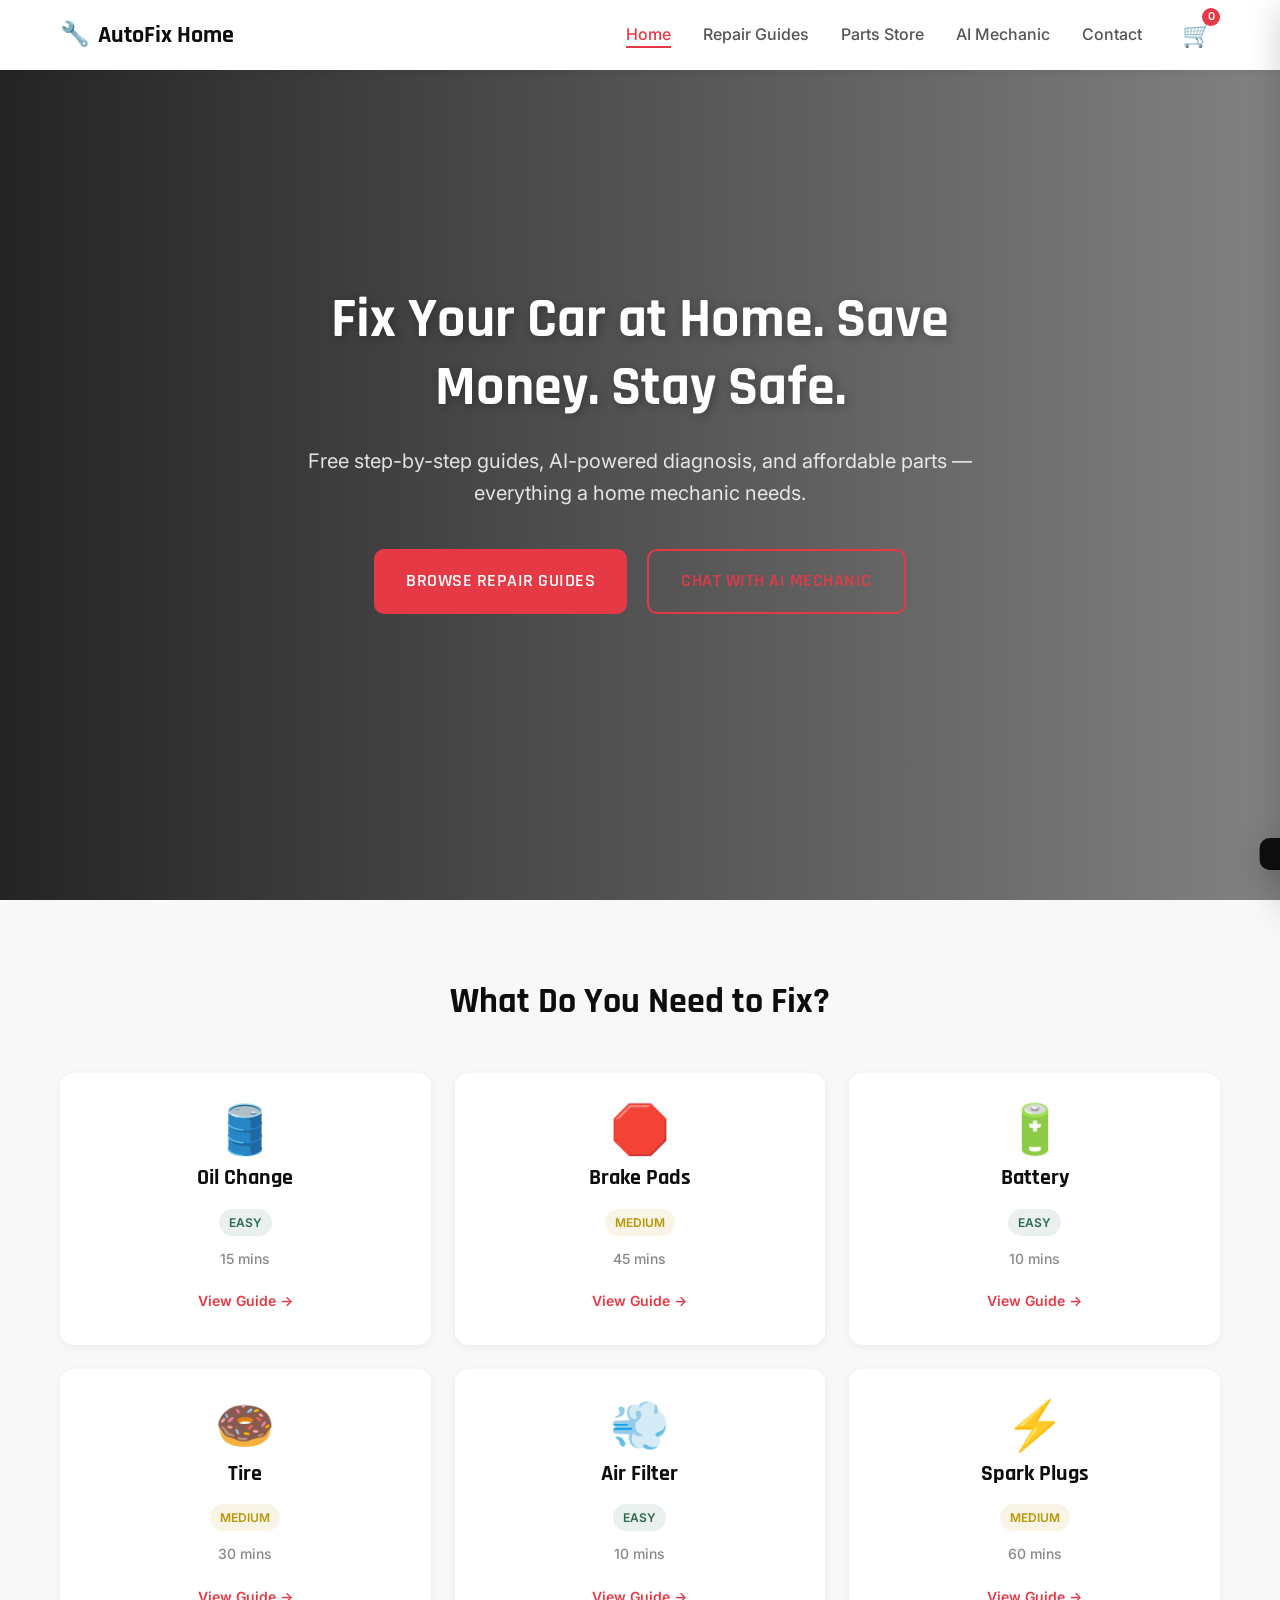
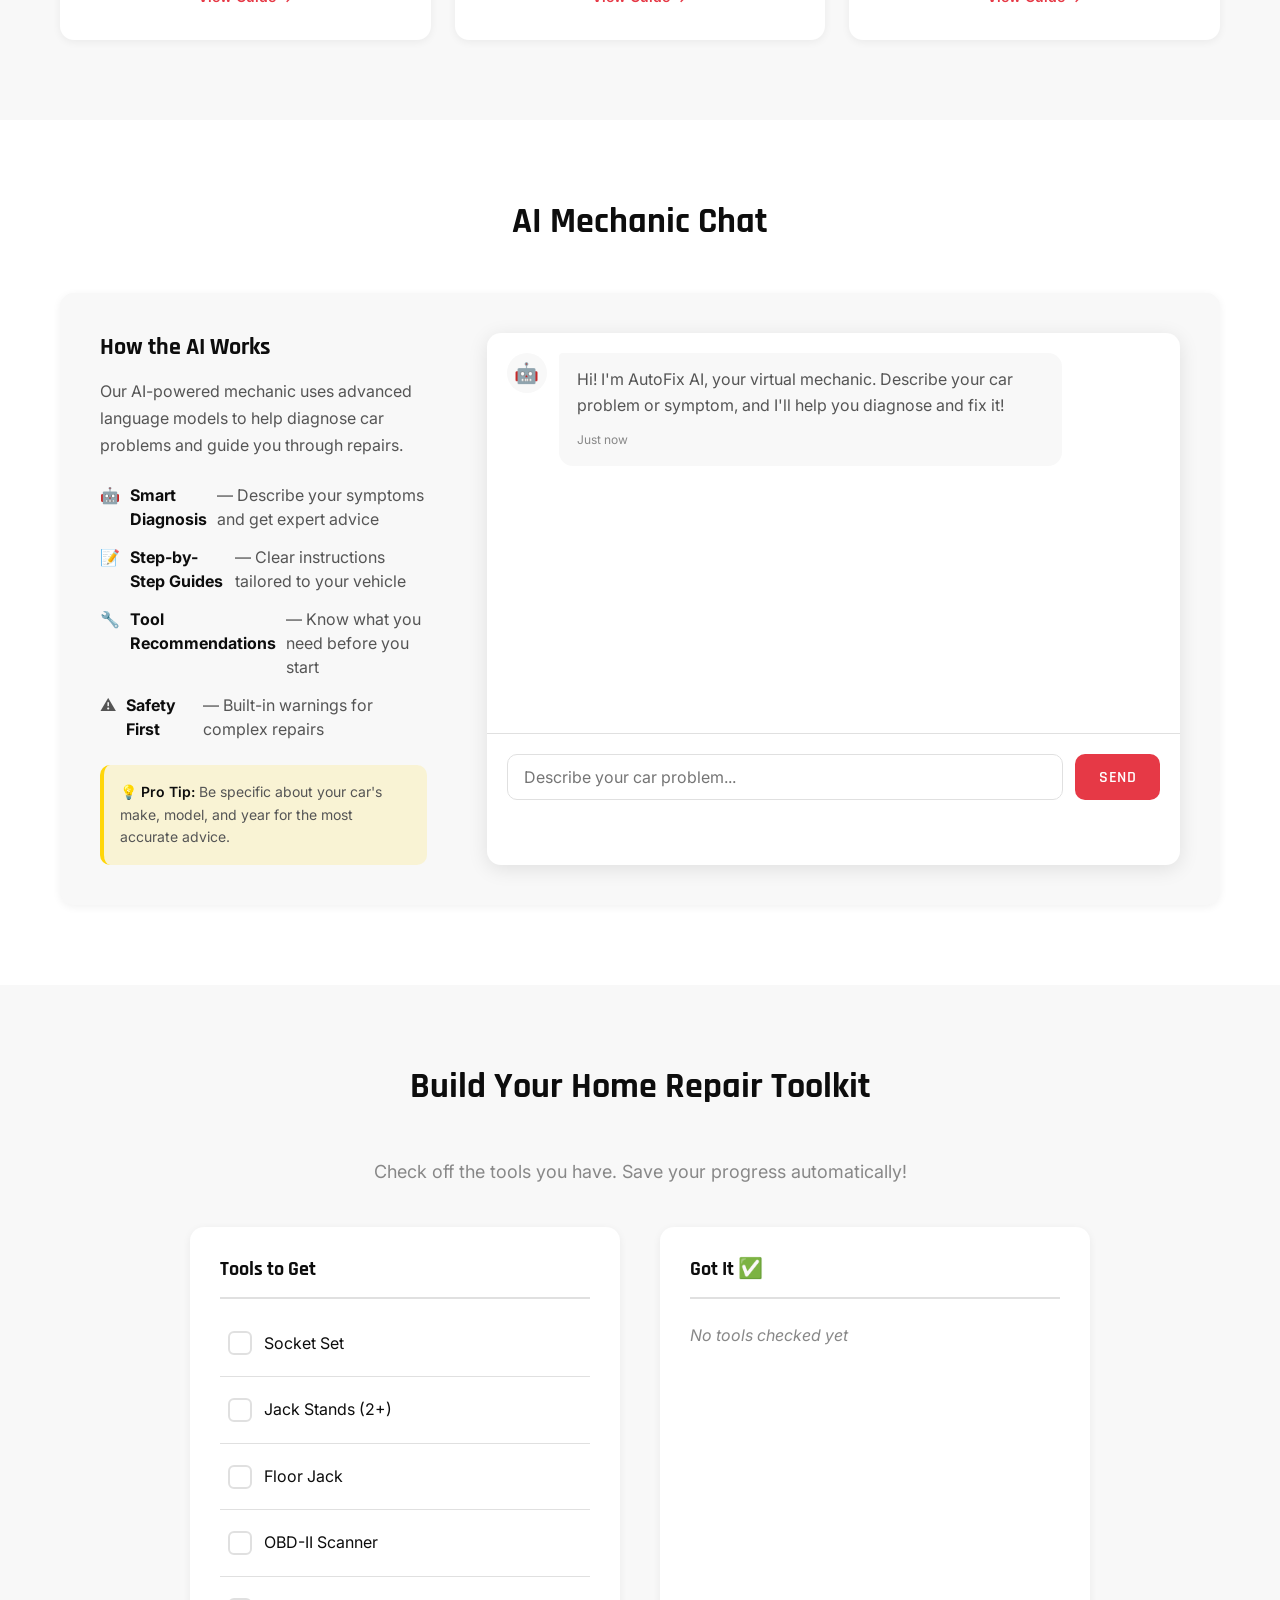
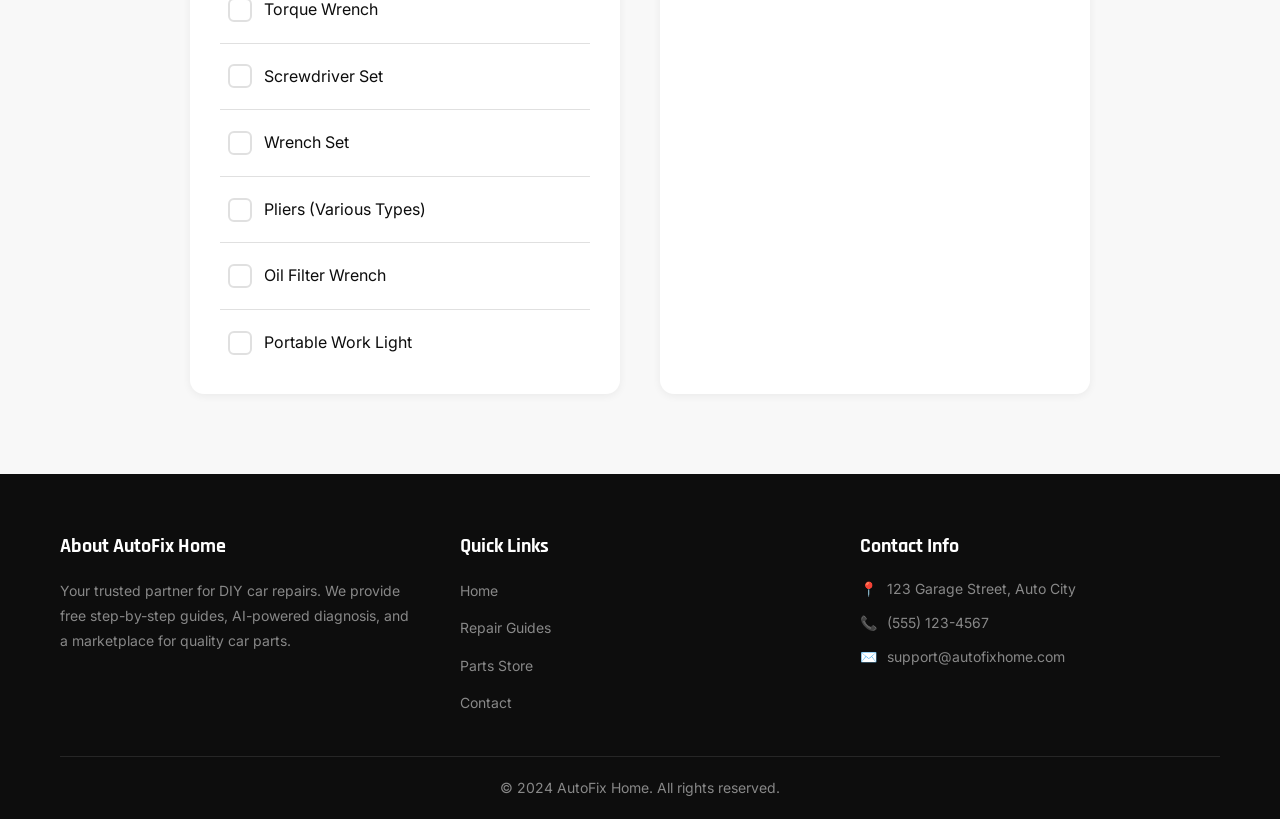
<file: index.html>
<!DOCTYPE html>
<html lang="en">
<head>
  <meta charset="UTF-8">
  <meta name="viewport" content="width=device-width, initial-scale=1.0">
  <title>AutoFix Home - DIY Car Repair Guides & AI Mechanic</title>
  <link rel="preconnect" href="https://fonts.googleapis.com">
  <link rel="preconnect" href="https://fonts.gstatic.com" crossorigin>
  <link href="https://fonts.googleapis.com/css2?family=Inter:wght@300;400;500;600;700&family=Rajdhani:wght@400;500;600;700&display=swap" rel="stylesheet">
  <link rel="stylesheet" href="global.css">
  <link rel="stylesheet" href="index.css">
</head>
<body>
  <!-- Navbar -->
  <nav class="navbar">
    <div class="container navbar__container">
      <a href="index.html" class="navbar__logo">
        <span>🔧</span> AutoFix Home
      </a>
      <div class="navbar__hamburger" id="hamburger">
        <span></span>
        <span></span>
        <span></span>
      </div>
      <ul class="navbar__nav" id="nav-menu">
        <li><a href="index.html" class="navbar__link navbar__link--active">Home</a></li>
        <li><a href="repairs.html" class="navbar__link">Repair Guides</a></li>
        <li><a href="parts.html" class="navbar__link">Parts Store</a></li>
        <li><a href="#ai-chat" class="navbar__link">AI Mechanic</a></li>
        <li><a href="contact.html" class="navbar__link">Contact</a></li>
        <li class="navbar__cart" id="cart-icon">
          <span class="navbar__cart-icon">🛒</span>
          <span class="navbar__cart-badge" id="cart-badge">0</span>
        </li>
      </ul>
    </div>
  </nav>

  <!-- Hero Section -->
  <section class="hero">
    <div class="hero__overlay"></div>
    <div class="hero__content container">
      <h1 class="hero__title">Fix Your Car at Home. Save Money. Stay Safe.</h1>
      <p class="hero__subtitle">Free step-by-step guides, AI-powered diagnosis, and affordable parts — everything a home mechanic needs.</p>
      <div class="hero__buttons">
        <a href="repairs.html" class="btn btn--primary">Browse Repair Guides</a>
        <a href="#ai-chat" class="btn btn--outline">Chat with AI Mechanic</a>
      </div>
    </div>
  </section>

  <!-- Repair Category Cards -->
  <section class="section categories fade-in">
    <div class="container">
      <h2 class="section__title">What Do You Need to Fix?</h2>
      <div class="categories__grid">
        <a href="repairs.html?category=oil" class="category-card" data-category="oil">
          <div class="category-card__icon">🛢️</div>
          <h3 class="category-card__title">Oil Change</h3>
          <span class="badge badge--easy">Easy</span>
          <span class="category-card__time">15 mins</span>
          <span class="category-card__link">View Guide →</span>
        </a>
        <a href="repairs.html?category=brakes" class="category-card" data-category="brakes">
          <div class="category-card__icon">🛑</div>
          <h3 class="category-card__title">Brake Pads</h3>
          <span class="badge badge--medium">Medium</span>
          <span class="category-card__time">45 mins</span>
          <span class="category-card__link">View Guide →</span>
        </a>
        <a href="repairs.html?category=battery" class="category-card" data-category="battery">
          <div class="category-card__icon">🔋</div>
          <h3 class="category-card__title">Battery</h3>
          <span class="badge badge--easy">Easy</span>
          <span class="category-card__time">10 mins</span>
          <span class="category-card__link">View Guide →</span>
        </a>
        <a href="repairs.html?category=tires" class="category-card" data-category="tires">
          <div class="category-card__icon">🍩</div>
          <h3 class="category-card__title">Tire</h3>
          <span class="badge badge--medium">Medium</span>
          <span class="category-card__time">30 mins</span>
          <span class="category-card__link">View Guide →</span>
        </a>
        <a href="repairs.html?category=air-filter" class="category-card" data-category="air-filter">
          <div class="category-card__icon">💨</div>
          <h3 class="category-card__title">Air Filter</h3>
          <span class="badge badge--easy">Easy</span>
          <span class="category-card__time">10 mins</span>
          <span class="category-card__link">View Guide →</span>
        </a>
        <a href="repairs.html?category=spark-plugs" class="category-card" data-category="spark-plugs">
          <div class="category-card__icon">⚡</div>
          <h3 class="category-card__title">Spark Plugs</h3>
          <span class="badge badge--medium">Medium</span>
          <span class="category-card__time">60 mins</span>
          <span class="category-card__link">View Guide →</span>
        </a>
      </div>
    </div>
  </section>

  <!-- AI Mechanic Chat Section -->
  <section class="section ai-chat-section" id="ai-chat">
    <div class="container">
      <h2 class="section__title">AI Mechanic Chat</h2>
      <div class="ai-chat">
        <div class="ai-chat__info">
          <h3>How the AI Works</h3>
          <p>Our AI-powered mechanic uses advanced language models to help diagnose car problems and guide you through repairs.</p>
          <ul class="ai-chat__features">
            <li>🤖 <strong>Smart Diagnosis</strong> — Describe your symptoms and get expert advice</li>
            <li>📝 <strong>Step-by-Step Guides</strong> — Clear instructions tailored to your vehicle</li>
            <li>🔧 <strong>Tool Recommendations</strong> — Know what you need before you start</li>
            <li>⚠️ <strong>Safety First</strong> — Built-in warnings for complex repairs</li>
          </ul>
          <div class="ai-chat__tip">
            <span>💡 Pro Tip:</span> Be specific about your car's make, model, and year for the most accurate advice.
          </div>
        </div>
        <div class="ai-chat__box">
          <div class="ai-chat__messages" id="chat-messages">
            <div class="chat-message chat-message--ai">
              <div class="chat-message__avatar">🤖</div>
              <div class="chat-message__content">
                <p>Hi! I'm AutoFix AI, your virtual mechanic. Describe your car problem or symptom, and I'll help you diagnose and fix it!</p>
                <span class="chat-message__time">Just now</span>
              </div>
            </div>
          </div>
          <div class="ai-chat__input-area">
            <input type="text" class="form-input" id="chat-input" placeholder="Describe your car problem...">
            <button class="btn btn--primary" id="chat-send">Send</button>
          </div>
          <div class="ai-chat__thinking" id="chat-thinking">
            <span>🔧 AutoFix AI is thinking...</span>
          </div>
        </div>
      </div>
    </div>
  </section>

  <!-- Tool Checklist Widget -->
  <section class="section tools-section fade-in">
    <div class="container">
      <h2 class="section__title">Build Your Home Repair Toolkit</h2>
      <p class="tools-section__desc">Check off the tools you have. Save your progress automatically!</p>
      <div class="tools-checklist">
        <div class="tools-checklist__column">
          <h3 class="tools-checklist__title">Tools to Get</h3>
          <ul class="tools-list" id="tools-list">
            <li class="tool-item">
              <label class="tool-checkbox">
                <input type="checkbox" data-tool="socket-set">
                <span class="tool-checkbox__mark"></span>
                <span class="tool-checkbox__text">Socket Set</span>
              </label>
            </li>
            <li class="tool-item">
              <label class="tool-checkbox">
                <input type="checkbox" data-tool="jack-stands">
                <span class="tool-checkbox__mark"></span>
                <span class="tool-checkbox__text">Jack Stands (2+)</span>
              </label>
            </li>
            <li class="tool-item">
              <label class="tool-checkbox">
                <input type="checkbox" data-tool="floor-jack">
                <span class="tool-checkbox__mark"></span>
                <span class="tool-checkbox__text">Floor Jack</span>
              </label>
            </li>
            <li class="tool-item">
              <label class="tool-checkbox">
                <input type="checkbox" data-tool="obd-scanner">
                <span class="tool-checkbox__mark"></span>
                <span class="tool-checkbox__text">OBD-II Scanner</span>
              </label>
            </li>
            <li class="tool-item">
              <label class="tool-checkbox">
                <input type="checkbox" data-tool="torque-wrench">
                <span class="tool-checkbox__mark"></span>
                <span class="tool-checkbox__text">Torque Wrench</span>
              </label>
            </li>
            <li class="tool-item">
              <label class="tool-checkbox">
                <input type="checkbox" data-tool="screwdriver-set">
                <span class="tool-checkbox__mark"></span>
                <span class="tool-checkbox__text">Screwdriver Set</span>
              </label>
            </li>
            <li class="tool-item">
              <label class="tool-checkbox">
                <input type="checkbox" data-tool="wrench-set">
                <span class="tool-checkbox__mark"></span>
                <span class="tool-checkbox__text">Wrench Set</span>
              </label>
            </li>
            <li class="tool-item">
              <label class="tool-checkbox">
                <input type="checkbox" data-tool="pliers">
                <span class="tool-checkbox__mark"></span>
                <span class="tool-checkbox__text">Pliers (Various Types)</span>
              </label>
            </li>
            <li class="tool-item">
              <label class="tool-checkbox">
                <input type="checkbox" data-tool="oil-filter-wrench">
                <span class="tool-checkbox__mark"></span>
                <span class="tool-checkbox__text">Oil Filter Wrench</span>
              </label>
            </li>
            <li class="tool-item">
              <label class="tool-checkbox">
                <input type="checkbox" data-tool="work-light">
                <span class="tool-checkbox__mark"></span>
                <span class="tool-checkbox__text">Portable Work Light</span>
              </label>
            </li>
          </ul>
        </div>
        <div class="tools-checklist__column">
          <h3 class="tools-checklist__title">Got It ✅</h3>
          <ul class="tools-list tools-list--checked" id="tools-got">
            <!-- Checked tools will appear here -->
          </ul>
        </div>
      </div>
    </div>
  </section>

  <!-- Footer -->
  <footer class="footer">
    <div class="container">
      <div class="footer__grid">
        <div class="footer__about">
          <h3 class="footer__title">About AutoFix Home</h3>
          <p class="footer__text">Your trusted partner for DIY car repairs. We provide free step-by-step guides, AI-powered diagnosis, and a marketplace for quality car parts.</p>
        </div>
        <div class="footer__links-section">
          <h3 class="footer__title">Quick Links</h3>
          <ul class="footer__links">
            <li><a href="index.html" class="footer__link">Home</a></li>
            <li><a href="repairs.html" class="footer__link">Repair Guides</a></li>
            <li><a href="parts.html" class="footer__link">Parts Store</a></li>
            <li><a href="contact.html" class="footer__link">Contact</a></li>
          </ul>
        </div>
        <div class="footer__contact">
          <h3 class="footer__title">Contact Info</h3>
          <div class="footer__contact-item">
            <span>📍</span> 123 Garage Street, Auto City
          </div>
          <div class="footer__contact-item">
            <span>📞</span> (555) 123-4567
          </div>
          <div class="footer__contact-item">
            <span>✉️</span> support@autofixhome.com
          </div>
        </div>
      </div>
      <div class="footer__copyright">
        © 2024 AutoFix Home. All rights reserved.
      </div>
    </div>
  </footer>

  <!-- Back to Top Button -->
  <div class="back-to-top" id="back-to-top">↑</div>

  <!-- Cart Overlay -->
  <div class="cart-overlay" id="cart-overlay"></div>

  <!-- Cart Sidebar -->
  <div class="cart-sidebar" id="cart-sidebar">
    <div class="cart-sidebar__header">
      <h3 class="cart-sidebar__title">Shopping Cart</h3>
      <span class="cart-sidebar__close" id="cart-close">×</span>
    </div>
    <div class="cart-sidebar__items" id="cart-items">
      <div class="cart-empty">Your cart is empty</div>
    </div>
    <div class="cart-sidebar__footer">
      <div class="cart-sidebar__subtotal">
        <span>Subtotal:</span>
        <span id="cart-total">$0.00</span>
      </div>
      <div class="cart-sidebar__actions">
        <button class="btn btn--primary" id="checkout-btn">Proceed to Checkout</button>
        <button class="btn btn--outline" id="empty-cart-btn">Empty Cart</button>
      </div>
    </div>
  </div>

  <!-- Toast Notification -->
  <div class="toast" id="toast"></div>

  <script src="script.js"></script>
  <script src="chatbot.js"></script>
</body>
</html>
</file>
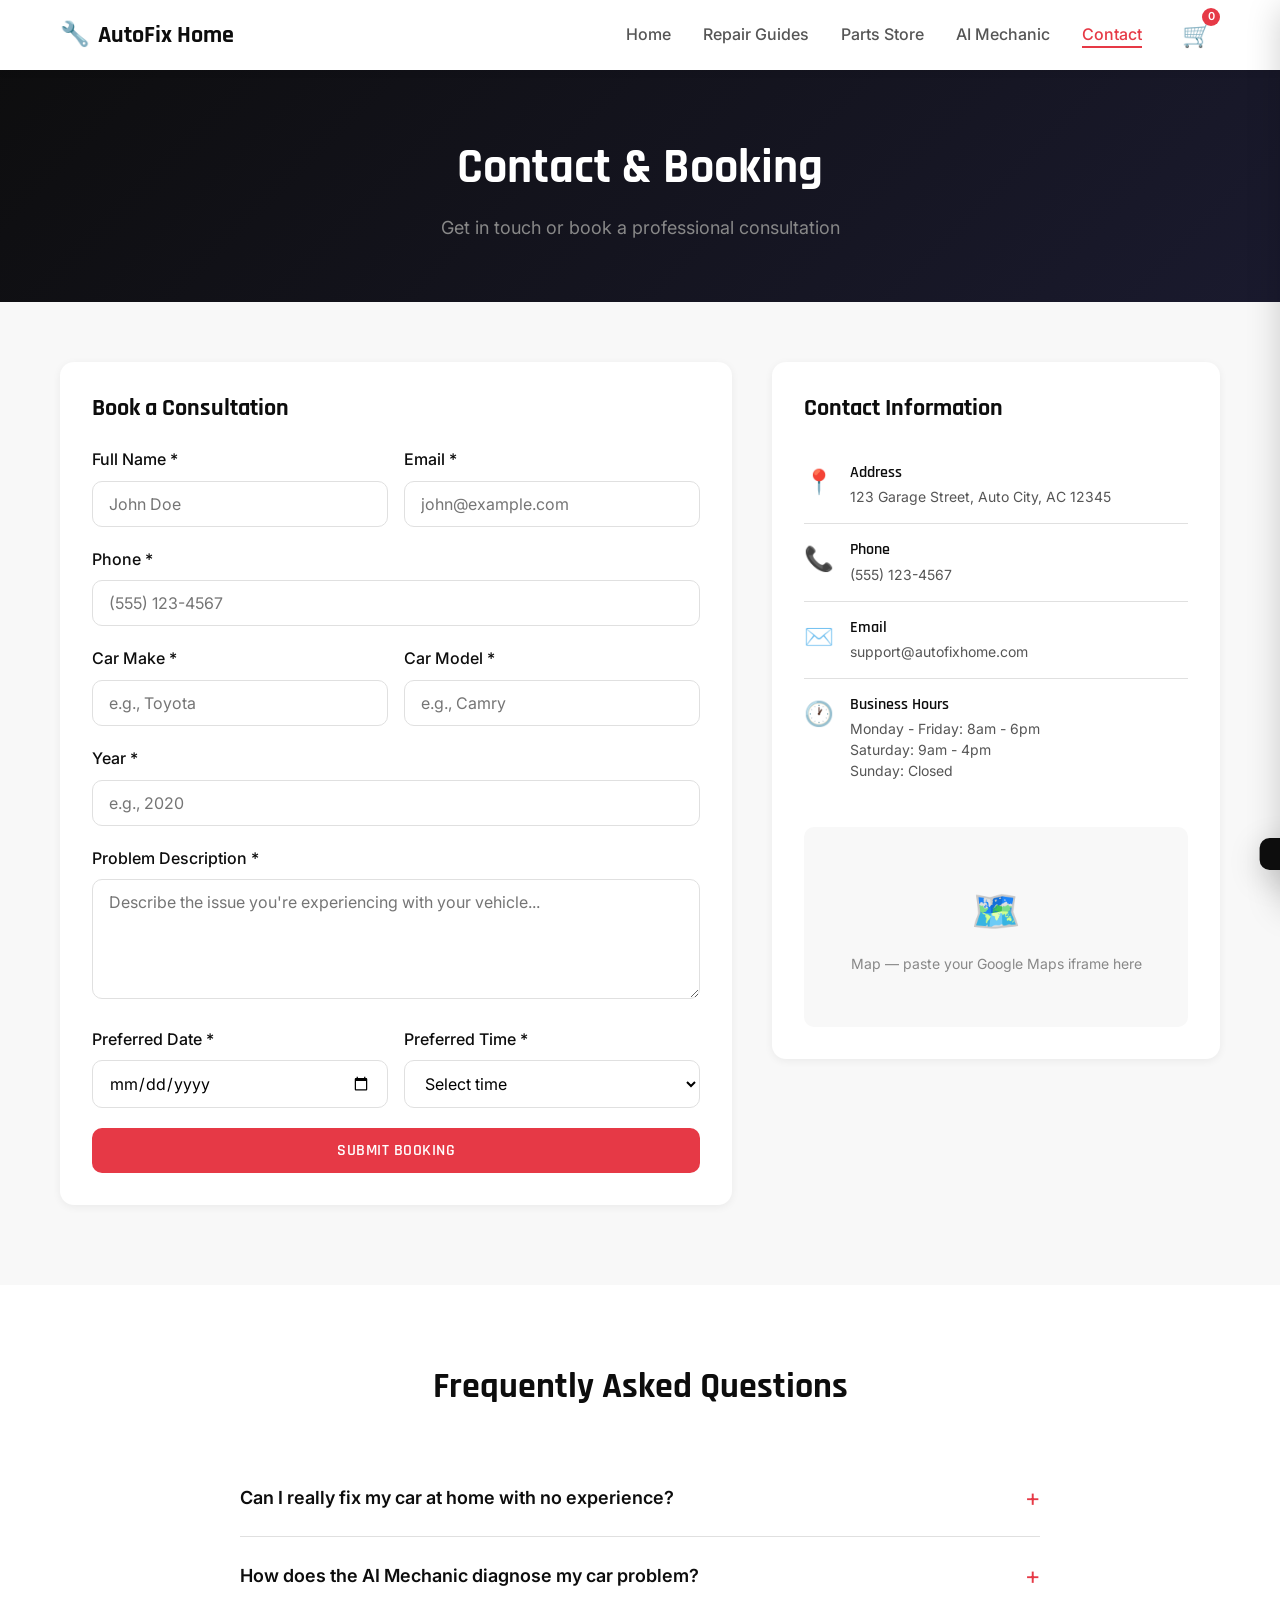
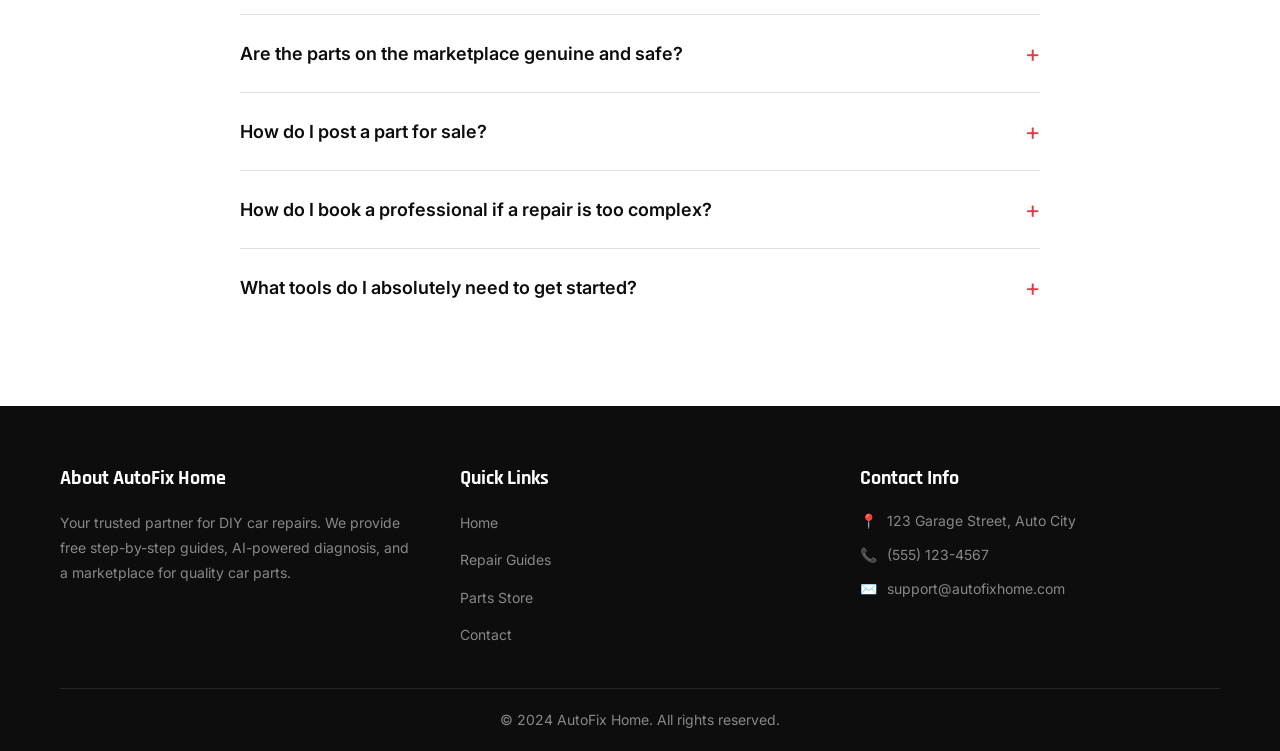
<file: contact.html>
<!DOCTYPE html>
<html lang="en">
<head>
  <meta charset="UTF-8">
  <meta name="viewport" content="width=device-width, initial-scale=1.0">
  <title>Contact & Booking - AutoFix Home</title>
  <link rel="preconnect" href="https://fonts.googleapis.com">
  <link rel="preconnect" href="https://fonts.gstatic.com" crossorigin>
  <link href="https://fonts.googleapis.com/css2?family=Inter:wght@300;400;500;600;700&family=Rajdhani:wght@400;500;600;700&display=swap" rel="stylesheet">
  <link rel="stylesheet" href="global.css">
  <link rel="stylesheet" href="contact.css">
</head>
<body>
  <!-- Navbar -->
  <nav class="navbar">
    <div class="container navbar__container">
      <a href="index.html" class="navbar__logo">
        <span>🔧</span> AutoFix Home
      </a>
      <div class="navbar__hamburger" id="hamburger">
        <span></span>
        <span></span>
        <span></span>
      </div>
      <ul class="navbar__nav" id="nav-menu">
        <li><a href="index.html" class="navbar__link">Home</a></li>
        <li><a href="repairs.html" class="navbar__link">Repair Guides</a></li>
        <li><a href="parts.html" class="navbar__link">Parts Store</a></li>
        <li><a href="index.html#ai-chat" class="navbar__link">AI Mechanic</a></li>
        <li><a href="contact.html" class="navbar__link navbar__link--active">Contact</a></li>
        <li class="navbar__cart" id="cart-icon">
          <span class="navbar__cart-icon">🛒</span>
          <span class="navbar__cart-badge" id="cart-badge">0</span>
        </li>
      </ul>
    </div>
  </nav>

  <!-- Page Header -->
  <section class="page-header">
    <div class="container">
      <h1 class="page-header__title">Contact & Booking</h1>
      <p class="page-header__subtitle">Get in touch or book a professional consultation</p>
    </div>
  </section>

  <!-- Contact Content -->
  <section class="section contact-section">
    <div class="container">
      <div class="contact-grid">
        <!-- Booking Form -->
        <div class="booking-form-wrapper">
          <h2 class="contact-grid__title">Book a Consultation</h2>
          <form id="booking-form" class="booking-form">
            <div class="form-row">
              <div class="form-group">
                <label class="form-label" for="full-name">Full Name *</label>
                <input type="text" class="form-input" id="full-name" name="fullName" placeholder="John Doe">
                <span class="form-error">Please enter your full name</span>
              </div>
              <div class="form-group">
                <label class="form-label" for="email">Email *</label>
                <input type="email" class="form-input" id="email" name="email" placeholder="john@example.com">
                <span class="form-error">Please enter a valid email</span>
              </div>
            </div>
            <div class="form-group">
              <label class="form-label" for="phone">Phone *</label>
              <input type="tel" class="form-input" id="phone" name="phone" placeholder="(555) 123-4567">
              <span class="form-error">Please enter a valid phone number (10+ digits)</span>
            </div>
            <div class="form-row">
              <div class="form-group">
                <label class="form-label" for="car-make">Car Make *</label>
                <input type="text" class="form-input" id="car-make" name="carMake" placeholder="e.g., Toyota">
                <span class="form-error">Please enter your car make</span>
              </div>
              <div class="form-group">
                <label class="form-label" for="car-model">Car Model *</label>
                <input type="text" class="form-input" id="car-model" name="carModel" placeholder="e.g., Camry">
                <span class="form-error">Please enter your car model</span>
              </div>
            </div>
            <div class="form-group">
              <label class="form-label" for="year">Year *</label>
              <input type="text" class="form-input" id="year" name="year" placeholder="e.g., 2020">
              <span class="form-error">Please enter the car year</span>
            </div>
            <div class="form-group">
              <label class="form-label" for="problem">Problem Description *</label>
              <textarea class="form-textarea" id="problem" name="problem" placeholder="Describe the issue you're experiencing with your vehicle..."></textarea>
              <span class="form-error">Please describe the problem</span>
            </div>
            <div class="form-row">
              <div class="form-group">
                <label class="form-label" for="preferred-date">Preferred Date *</label>
                <input type="date" class="form-input" id="preferred-date" name="preferredDate">
                <span class="form-error">Please select a date</span>
              </div>
              <div class="form-group">
                <label class="form-label" for="preferred-time">Preferred Time *</label>
                <select class="form-select" id="preferred-time" name="preferredTime">
                  <option value="">Select time</option>
                  <option value="morning">Morning (8am - 12pm)</option>
                  <option value="afternoon">Afternoon (12pm - 5pm)</option>
                  <option value="evening">Evening (5pm - 8pm)</option>
                </select>
                <span class="form-error">Please select a time</span>
              </div>
            </div>
            <button type="submit" class="btn btn--primary btn--full">Submit Booking</button>
          </form>
          <div class="booking-success" id="booking-success">
            <div class="booking-success__icon">✅</div>
            <h3>Booking Confirmed!</h3>
            <p>We'll contact you within 24 hours to confirm your appointment.</p>
          </div>
        </div>

        <!-- Info Panel -->
        <div class="info-panel">
          <h2 class="contact-grid__title">Contact Information</h2>
          <div class="info-panel__content">
            <div class="info-panel__item">
              <span class="info-panel__icon">📍</span>
              <div>
                <h4>Address</h4>
                <p>123 Garage Street, Auto City, AC 12345</p>
              </div>
            </div>
            <div class="info-panel__item">
              <span class="info-panel__icon">📞</span>
              <div>
                <h4>Phone</h4>
                <p>(555) 123-4567</p>
              </div>
            </div>
            <div class="info-panel__item">
              <span class="info-panel__icon">✉️</span>
              <div>
                <h4>Email</h4>
                <p>support@autofixhome.com</p>
              </div>
            </div>
            <div class="info-panel__item">
              <span class="info-panel__icon">🕐</span>
              <div>
                <h4>Business Hours</h4>
                <p>Monday - Friday: 8am - 6pm<br>Saturday: 9am - 4pm<br>Sunday: Closed</p>
              </div>
            </div>
          </div>
          <div class="info-panel__map">
            <div class="map-placeholder">
              <span>🗺️</span>
              <p>Map — paste your Google Maps iframe here</p>
            </div>
          </div>
        </div>
      </div>
    </div>
  </section>

  <!-- FAQ Section -->
  <section class="section faq-section">
    <div class="container">
      <h2 class="section__title">Frequently Asked Questions</h2>
      <div class="faq-list">
        <div class="faq-item">
          <button class="faq-item__question">
            <span>Can I really fix my car at home with no experience?</span>
            <span class="faq-item__icon">+</span>
          </button>
          <div class="faq-item__answer">
            <p>Absolutely! Many common car repairs are straightforward and can be learned through our detailed guides. Start with simple tasks like changing air filters or wiper blades before moving to more complex repairs. Always prioritize safety and consult a professional for brake, steering, or suspension work.</p>
          </div>
        </div>
        <div class="faq-item">
          <button class="faq-item__question">
            <span>How does the AI Mechanic diagnose my car problem?</span>
            <span class="faq-item__icon">+</span>
          </button>
          <div class="faq-item__answer">
            <p>Our AI Mechanic uses advanced language models trained on automotive repair knowledge. You describe your symptoms (e.g., "car makes squeaking noise when braking"), and it provides likely causes and step-by-step DIY repair instructions. For best results, include your car's make, model, and year.</p>
          </div>
        </div>
        <div class="faq-item">
          <button class="faq-item__question">
            <span>Are the parts on the marketplace genuine and safe?</span>
            <span class="faq-item__icon">+</span>
          </button>
          <div class="faq-item__answer">
            <p>Our marketplace features both new and refurbished parts from verified sellers. All sellers are rated and reviewed by our community. We recommend checking seller ratings and part compatibility before purchasing. For critical safety parts like brakes, always ensure you're getting quality components.</p>
          </div>
        </div>
        <div class="faq-item">
          <button class="faq-item__question">
            <span>How do I post a part for sale?</span>
            <span class="faq-item__icon">+</span>
          </button>
          <div class="faq-item__answer">
            <p>Click "Sell a Part" on the Parts Store page, fill out the form with your part details including name, condition, price, and compatible vehicles. You can upload photos and your listing will be reviewed before going live on the marketplace.</p>
          </div>
        </div>
        <div class="faq-item">
          <button class="faq-item__question">
            <span>How do I book a professional if a repair is too complex?</span>
            <span class="faq-item__icon">+</span>
          </button>
          <div class="faq-item__answer">
            <p>Use our booking form to schedule a consultation with one of our professional mechanics. We'll discuss your situation, provide an estimate, and help you determine whether a DIY approach is feasible or if professional help is recommended.</p>
          </div>
        </div>
        <div class="faq-item">
          <button class="faq-item__question">
            <span>What tools do I absolutely need to get started?</span>
            <span class="faq-item__icon">+</span>
          </button>
          <div class="faq-item__answer">
            <p>Start with basics: a socket set, wrench set, screwdriver set, and pliers. For safety, always have jack stands (never work under a car supported only by a jack). An OBD-II scanner is invaluable for diagnosing check engine lights. Check our tool checklist on the home page for a comprehensive list.</p>
          </div>
        </div>
      </div>
    </div>
  </section>

  <!-- Footer -->
  <footer class="footer">
    <div class="container">
      <div class="footer__grid">
        <div class="footer__about">
          <h3 class="footer__title">About AutoFix Home</h3>
          <p class="footer__text">Your trusted partner for DIY car repairs. We provide free step-by-step guides, AI-powered diagnosis, and a marketplace for quality car parts.</p>
        </div>
        <div class="footer__links-section">
          <h3 class="footer__title">Quick Links</h3>
          <ul class="footer__links">
            <li><a href="index.html" class="footer__link">Home</a></li>
            <li><a href="repairs.html" class="footer__link">Repair Guides</a></li>
            <li><a href="parts.html" class="footer__link">Parts Store</a></li>
            <li><a href="contact.html" class="footer__link">Contact</a></li>
          </ul>
        </div>
        <div class="footer__contact">
          <h3 class="footer__title">Contact Info</h3>
          <div class="footer__contact-item">
            <span>📍</span> 123 Garage Street, Auto City
          </div>
          <div class="footer__contact-item">
            <span>📞</span> (555) 123-4567
          </div>
          <div class="footer__contact-item">
            <span>✉️</span> support@autofixhome.com
          </div>
        </div>
      </div>
      <div class="footer__copyright">
        © 2024 AutoFix Home. All rights reserved.
      </div>
    </div>
  </footer>

  <!-- Back to Top Button -->
  <div class="back-to-top" id="back-to-top">↑</div>

  <!-- Cart Overlay -->
  <div class="cart-overlay" id="cart-overlay"></div>

  <!-- Cart Sidebar -->
  <div class="cart-sidebar" id="cart-sidebar">
    <div class="cart-sidebar__header">
      <h3 class="cart-sidebar__title">Shopping Cart</h3>
      <span class="cart-sidebar__close" id="cart-close">×</span>
    </div>
    <div class="cart-sidebar__items" id="cart-items">
      <div class="cart-empty">Your cart is empty</div>
    </div>
    <div class="cart-sidebar__footer">
      <div class="cart-sidebar__subtotal">
        <span>Subtotal:</span>
        <span id="cart-total">$0.00</span>
      </div>
      <div class="cart-sidebar__actions">
        <button class="btn btn--primary" id="checkout-btn">Proceed to Checkout</button>
        <button class="btn btn--outline" id="empty-cart-btn">Empty Cart</button>
      </div>
    </div>
  </div>

  <!-- Toast Notification -->
  <div class="toast" id="toast"></div>

  <script src="script.js"></script>
</body>
</html>
</file>
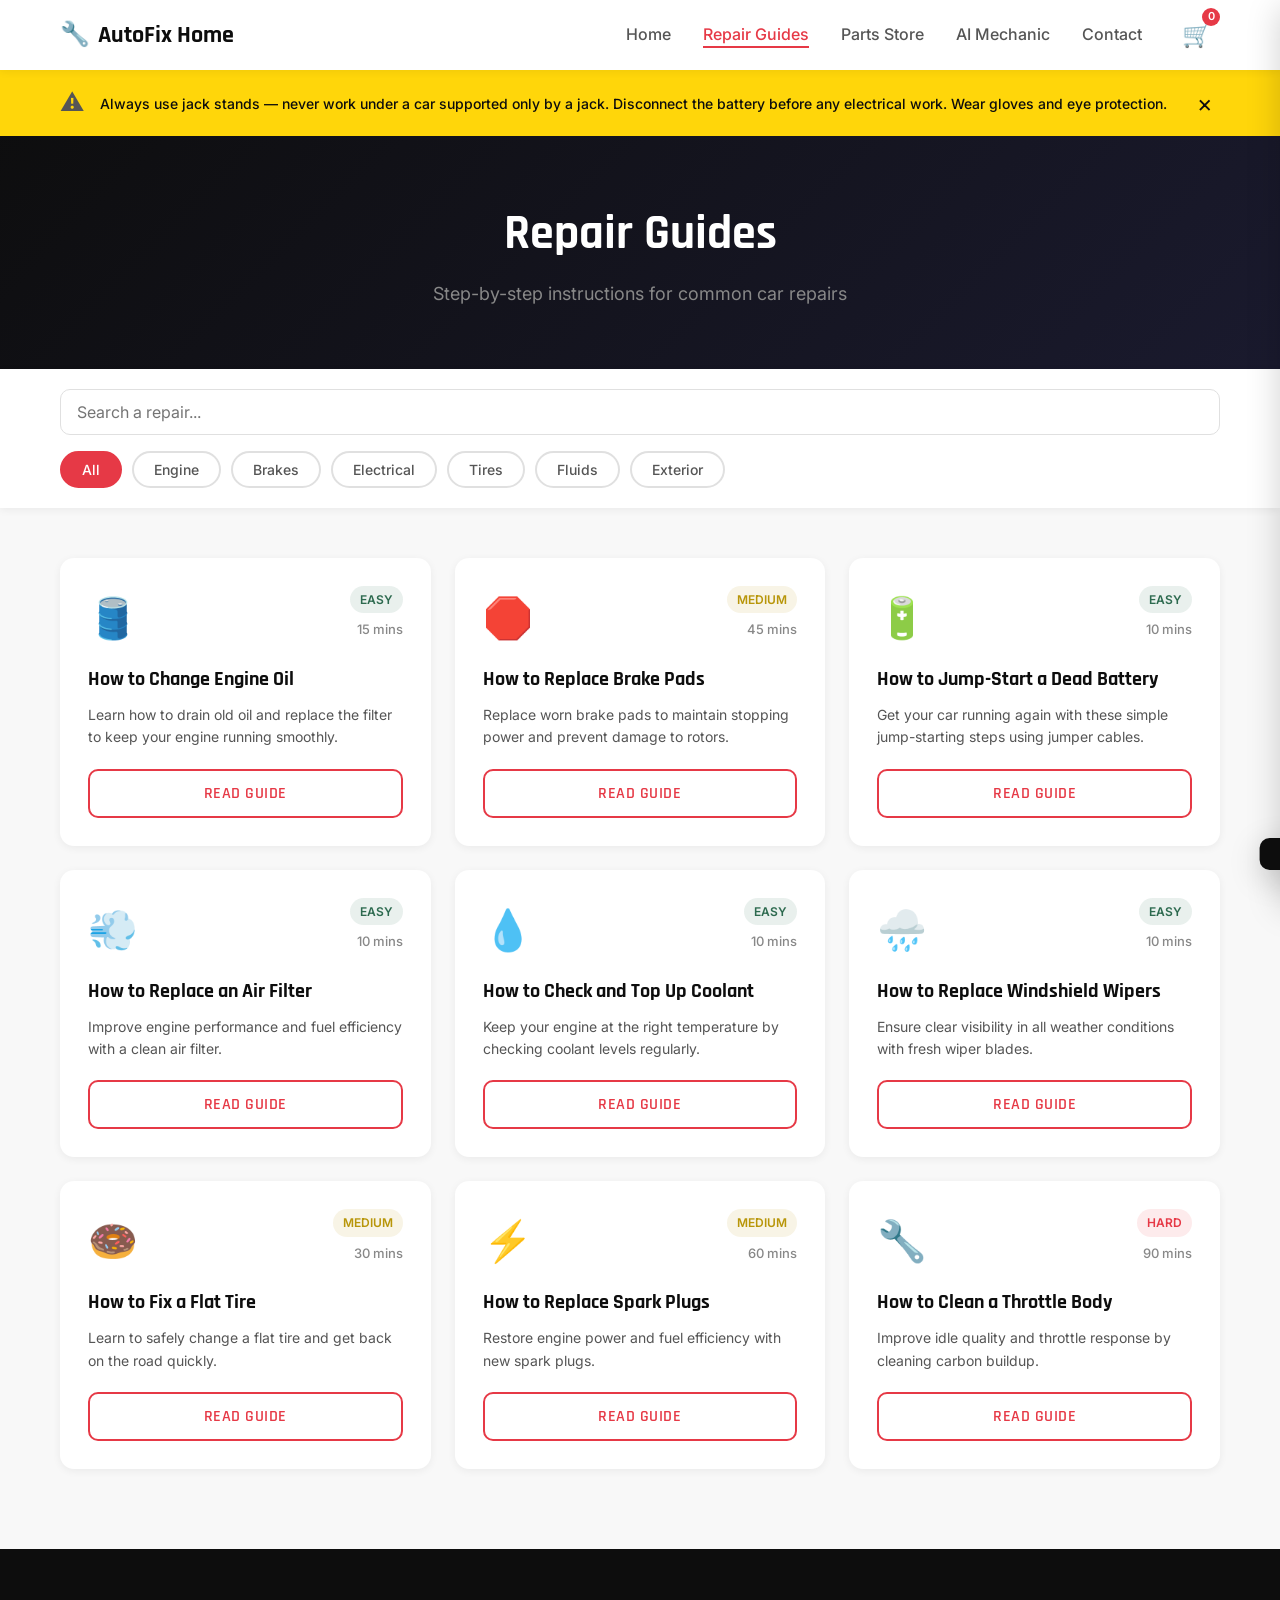
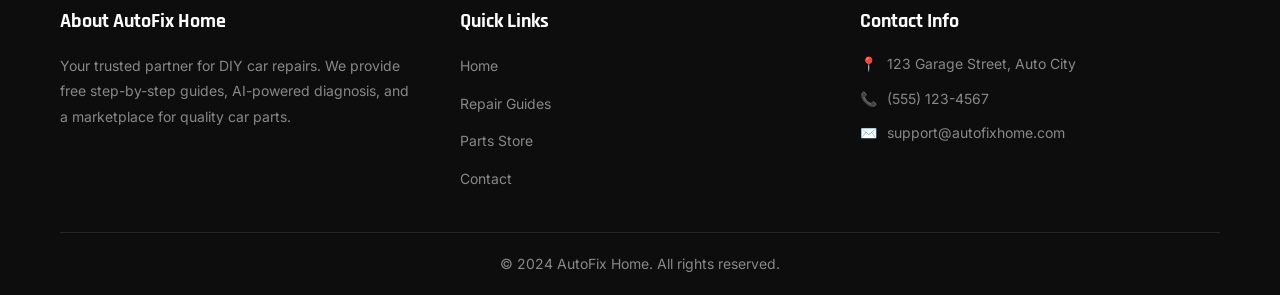
<file: repairs.html>
<!DOCTYPE html>
<html lang="en">
<head>
  <meta charset="UTF-8">
  <meta name="viewport" content="width=device-width, initial-scale=1.0">
  <title>Repair Guides - AutoFix Home</title>
  <link rel="preconnect" href="https://fonts.googleapis.com">
  <link rel="preconnect" href="https://fonts.gstatic.com" crossorigin>
  <link href="https://fonts.googleapis.com/css2?family=Inter:wght@300;400;500;600;700&family=Rajdhani:wght@400;500;600;700&display=swap" rel="stylesheet">
  <link rel="stylesheet" href="global.css">
  <link rel="stylesheet" href="repairs.css">
</head>
<body>
  <!-- Navbar -->
  <nav class="navbar">
    <div class="container navbar__container">
      <a href="index.html" class="navbar__logo">
        <span>🔧</span> AutoFix Home
      </a>
      <div class="navbar__hamburger" id="hamburger">
        <span></span>
        <span></span>
        <span></span>
      </div>
      <ul class="navbar__nav" id="nav-menu">
        <li><a href="index.html" class="navbar__link">Home</a></li>
        <li><a href="repairs.html" class="navbar__link navbar__link--active">Repair Guides</a></li>
        <li><a href="parts.html" class="navbar__link">Parts Store</a></li>
        <li><a href="index.html#ai-chat" class="navbar__link">AI Mechanic</a></li>
        <li><a href="contact.html" class="navbar__link">Contact</a></li>
        <li class="navbar__cart" id="cart-icon">
          <span class="navbar__cart-icon">🛒</span>
          <span class="navbar__cart-badge" id="cart-badge">0</span>
        </li>
      </ul>
    </div>
  </nav>

  <!-- Safety Warning Banner -->
  <div class="safety-banner" id="safety-banner">
    <div class="safety-banner__content container">
      <span class="safety-banner__icon">⚠️</span>
      <p class="safety-banner__text">Always use jack stands — never work under a car supported only by a jack. Disconnect the battery before any electrical work. Wear gloves and eye protection.</p>
      <button class="safety-banner__close" id="safety-close">×</button>
    </div>
  </div>

  <!-- Page Header -->
  <section class="page-header">
    <div class="container">
      <h1 class="page-header__title">Repair Guides</h1>
      <p class="page-header__subtitle">Step-by-step instructions for common car repairs</p>
    </div>
  </section>

  <!-- Search & Filter Bar -->
  <div class="filter-bar" id="filter-bar">
    <div class="container filter-bar__container">
      <div class="filter-bar__search">
        <input type="text" class="form-input" id="search-input" placeholder="Search a repair...">
      </div>
      <div class="filter-bar__pills">
        <button class="filter-pill filter-pill--active" data-filter="all">All</button>
        <button class="filter-pill" data-filter="engine">Engine</button>
        <button class="filter-pill" data-filter="brakes">Brakes</button>
        <button class="filter-pill" data-filter="electrical">Electrical</button>
        <button class="filter-pill" data-filter="tires">Tires</button>
        <button class="filter-pill" data-filter="fluids">Fluids</button>
        <button class="filter-pill" data-filter="exterior">Exterior</button>
      </div>
    </div>
  </div>

  <!-- Repair Guides Grid -->
  <section class="section repairs-section">
    <div class="container">
      <div class="repairs-grid" id="repairs-grid">
        <!-- Card 1: Oil Change -->
        <article class="repair-card">
          <div class="repair-card__header">
            <span class="repair-card__icon">🛢️</span>
            <div class="repair-card__badges">
              <span class="badge badge--easy">Easy</span>
              <span class="repair-card__time">15 mins</span>
            </div>
          </div>
          <h3 class="repair-card__title">How to Change Engine Oil</h3>
          <p class="repair-card__desc">Learn how to drain old oil and replace the filter to keep your engine running smoothly.</p>
          <button class="btn btn--outline repair-card__btn" data-target="guide-1">Read Guide</button>
          <div class="repair-card__accordion" id="guide-1">
            <ol class="repair-steps">
              <li>
                <strong>Prepare the vehicle</strong> — Park on a level surface, apply parking brake, and let engine cool for 10 minutes.
              </li>
              <li>
                <strong>Lift the front</strong> — Use a floor jack to raise the front of the vehicle and secure with jack stands.
              </li>
              <li>
                <strong>Drain the oil</strong> — Locate the drain plug, place an oil catch pan underneath, and remove the plug.
              </li>
              <li>
                <strong>Replace the filter</strong> — Use an oil filter wrench to remove the old filter, apply oil to the new filter gasket, and install.
              </li>
              <li>
                <strong>Add new oil</strong> — Replace the drain plug, lower the vehicle, and add the recommended oil type and quantity.
              </li>
            </ol>
          </div>
        </article>

        <!-- Card 2: Brake Pads -->
        <article class="repair-card">
          <div class="repair-card__header">
            <span class="repair-card__icon">🛑</span>
            <div class="repair-card__badges">
              <span class="badge badge--medium">Medium</span>
              <span class="repair-card__time">45 mins</span>
            </div>
          </div>
          <h3 class="repair-card__title">How to Replace Brake Pads</h3>
          <p class="repair-card__desc">Replace worn brake pads to maintain stopping power and prevent damage to rotors.</p>
          <button class="btn btn--outline repair-card__btn" data-target="guide-2">Read Guide</button>
          <div class="repair-card__accordion" id="guide-2">
            <ol class="repair-steps">
              <li>
                <strong>Loosen lug nuts</strong> — While wheel is on ground, loosen the lug nuts on the wheel you'll be working on.
              </li>
              <li>
                <strong>Lift and secure</strong> — Lift the vehicle with a jack and place jack stands at the proper jack points.
              </li>
              <li>
                <strong>Remove caliper</strong> — Remove caliper bolts and hang caliper with wire to avoid straining the brake line.
              </li>
              <li>
                <strong>Remove old pads</strong> — Take out worn brake pads and note which direction the wear indicators face.
              </li>
              <li>
                <strong>Install new pads</strong> — Apply brake grease to contact points, install new pads, reassemble caliper, and torque bolts.
              </li>
            </ol>
          </div>
        </article>

        <!-- Card 3: Jump Start -->
        <article class="repair-card">
          <div class="repair-card__header">
            <span class="repair-card__icon">🔋</span>
            <div class="repair-card__badges">
              <span class="badge badge--easy">Easy</span>
              <span class="repair-card__time">10 mins</span>
            </div>
          </div>
          <h3 class="repair-card__title">How to Jump-Start a Dead Battery</h3>
          <p class="repair-card__desc">Get your car running again with these simple jump-starting steps using jumper cables.</p>
          <button class="btn btn--outline repair-card__btn" data-target="guide-3">Read Guide</button>
          <div class="repair-card__accordion" id="guide-3">
            <ol class="repair-steps">
              <li>
                <strong>Position vehicles</strong> — Park the donor vehicle facing the dead car, close enough for cables to reach.
              </li>
              <li>
                <strong>Connect positive</strong> — Attach red clamp to positive (+) terminal on dead battery.
              </li>
              <li>
                <strong>Connect negative</strong> — Attach red clamp to positive on donor battery, black clamp to negative on donor.
              </li>
              <li>
                <strong>Ground connection</strong> — Connect black clamp to unpainted metal on the dead car's engine block.
              </li>
              <li>
                <strong>Start and remove</strong> — Start donor car, wait 2 minutes, start dead car, then remove cables in reverse order.
              </li>
            </ol>
          </div>
        </article>

        <!-- Card 4: Air Filter -->
        <article class="repair-card">
          <div class="repair-card__header">
            <span class="repair-card__icon">💨</span>
            <div class="repair-card__badges">
              <span class="badge badge--easy">Easy</span>
              <span class="repair-card__time">10 mins</span>
            </div>
          </div>
          <h3 class="repair-card__title">How to Replace an Air Filter</h3>
          <p class="repair-card__desc">Improve engine performance and fuel efficiency with a clean air filter.</p>
          <button class="btn btn--outline repair-card__btn" data-target="guide-4">Read Guide</button>
          <div class="repair-card__accordion" id="guide-4">
            <ol class="repair-steps">
              <li>
                <strong>Locate the filter housing</strong> — Find the air filter box under the hood, usually near the engine intake.
              </li>
              <li>
                <strong>Open the housing</strong> — Unclip or unscrew the clips holding the filter cover in place.
              </li>
              <li>
                <strong>Remove old filter</strong> — Take out the old air filter and note the direction of airflow indicated on it.
              </li>
              <li>
                <strong>Check and clean</strong> — Wipe out any debris from the housing with a clean cloth.
              </li>
              <li>
                <strong>Install new filter</strong> — Place new filter with correct airflow direction, secure cover and clips.
              </li>
            </ol>
          </div>
        </article>

        <!-- Card 5: Coolant -->
        <article class="repair-card">
          <div class="repair-card__header">
            <span class="repair-card__icon">💧</span>
            <div class="repair-card__badges">
              <span class="badge badge--easy">Easy</span>
              <span class="repair-card__time">10 mins</span>
            </div>
          </div>
          <h3 class="repair-card__title">How to Check and Top Up Coolant</h3>
          <p class="repair-card__desc">Keep your engine at the right temperature by checking coolant levels regularly.</p>
          <button class="btn btn--outline repair-card__btn" data-target="guide-5">Read Guide</button>
          <div class="repair-card__accordion" id="guide-5">
            <ol class="repair-steps">
              <li>
                <strong>Cool down</strong> — Wait for the engine to cool completely (at least 30 minutes) before opening the reservoir.
              </li>
              <li>
                <strong>Locate reservoir</strong> — Find the translucent coolant reservoir usually marked with "MAX" and "MIN" lines.
              </li>
              <li>
                <strong>Check level</strong> — The coolant should be between the MIN and MAX lines when the engine is cold.
              </li>
              <li>
                <strong>Add coolant</strong> — If low, slowly add the recommended coolant type until reaching the MAX line.
              </li>
              <li>
                <strong>Check for leaks</strong> — Run engine and watch for any coolant leaks or steam from the system.
              </li>
            </ol>
          </div>
        </article>

        <!-- Card 6: Windshield Wipers -->
        <article class="repair-card">
          <div class="repair-card__header">
            <span class="repair-card__icon">🌧️</span>
            <div class="repair-card__badges">
              <span class="badge badge--easy">Easy</span>
              <span class="repair-card__time">10 mins</span>
            </div>
          </div>
          <h3 class="repair-card__title">How to Replace Windshield Wipers</h3>
          <p class="repair-card__desc">Ensure clear visibility in all weather conditions with fresh wiper blades.</p>
          <button class="btn btn--outline repair-card__btn" data-target="guide-6">Read Guide</button>
          <div class="repair-card__accordion" id="guide-6">
            <ol class="repair-steps">
              <li>
                <strong>Lift the wiper arm</strong> — Lift the wiper arm away from the windshield until it stays in raised position.
              </li>
              <li>
                <strong>Find release mechanism</strong> — Locate the small tab or button that releases the blade from the arm.
              </li>
              <li>
                <strong>Remove old blade</strong> — Press the release tab and slide the old wiper blade off the arm.
              </li>
              <li>
                <strong>Attach new blade</strong> — Slide the new blade onto the arm until it clicks into place.
              </li>
              <li>
                <strong>Test</strong> — Lower the arm and test the wipers on low and high speeds for smooth operation.
              </li>
            </ol>
          </div>
        </article>

        <!-- Card 7: Flat Tire -->
        <article class="repair-card">
          <div class="repair-card__header">
            <span class="repair-card__icon">🍩</span>
            <div class="repair-card__badges">
              <span class="badge badge--medium">Medium</span>
              <span class="repair-card__time">30 mins</span>
            </div>
          </div>
          <h3 class="repair-card__title">How to Fix a Flat Tire</h3>
          <p class="repair-card__desc">Learn to safely change a flat tire and get back on the road quickly.</p>
          <button class="btn btn--outline repair-card__btn" data-target="guide-7">Read Guide</button>
          <div class="repair-card__accordion" id="guide-7">
            <ol class="repair-steps">
              <li>
                <strong>Pull over safely</strong> — Move to a flat, stable area away from traffic and engage hazard lights.
              </li>
              <li>
                <strong>Loosen lug nuts</strong> — While wheel is on ground, break lug nuts loose by turning counterclockwise.
              </li>
              <li>
                <strong>Lift the vehicle</strong> — Place jack at correct jack point and lift until tire is off the ground.
              </li>
              <li>
                <strong>Remove wheel</strong> — Remove lug nuts completely, take off flat tire, and place spare on hub.
              </li>
              <li>
                <strong>Secure wheel</strong> — Hand-tighten lug nuts, lower vehicle, and fully torque in a star pattern.
              </li>
            </ol>
          </div>
        </article>

        <!-- Card 8: Spark Plugs -->
        <article class="repair-card">
          <div class="repair-card__header">
            <span class="repair-card__icon">⚡</span>
            <div class="repair-card__badges">
              <span class="badge badge--medium">Medium</span>
              <span class="repair-card__time">60 mins</span>
            </div>
          </div>
          <h3 class="repair-card__title">How to Replace Spark Plugs</h3>
          <p class="repair-card__desc">Restore engine power and fuel efficiency with new spark plugs.</p>
          <button class="btn btn--outline repair-card__btn" data-target="guide-8">Read Guide</button>
          <div class="repair-card__accordion" id="guide-8">
            <ol class="repair-steps">
              <li>
                <strong>Access engine</strong> — Open hood, locate spark plug wires or ignition coil packs on engine.
              </li>
              <li>
                <strong>Remove wires/coils</strong> — Carefully disconnect ignition coils or spark plug wires, noting their positions.
              </li>
              <li>
                <strong>Remove old plugs</strong> — Use spark plug socket to remove old plugs, checking gap if required.
              </li>
              <li>
                <strong>Gap new plugs</strong> — Set new spark plug gap according to manufacturer specifications using a gap tool.
              </li>
              <li>
                <strong>Install and reassemble</strong> — Hand-start new plugs, torque to spec, reconnect coils/wires in correct order.
              </li>
            </ol>
          </div>
        </article>

        <!-- Card 9: Throttle Body -->
        <article class="repair-card">
          <div class="repair-card__header">
            <span class="repair-card__icon">🔧</span>
            <div class="repair-card__badges">
              <span class="badge badge--hard">Hard</span>
              <span class="repair-card__time">90 mins</span>
            </div>
          </div>
          <h3 class="repair-card__title">How to Clean a Throttle Body</h3>
          <p class="repair-card__desc">Improve idle quality and throttle response by cleaning carbon buildup.</p>
          <button class="btn btn--outline repair-card__btn" data-target="guide-9">Read Guide</button>
          <div class="repair-card__accordion" id="guide-9">
            <ol class="repair-steps">
              <li>
                <strong>Disconnect battery</strong> — Remove negative battery terminal to prevent electrical issues.
              </li>
              <li>
                <strong>Locate throttle body</strong> — Find the throttle body between air intake and intake manifold.
              </li>
              <li>
                <strong>Remove air intake</strong> — Loosen clamps and remove air intake hose connected to throttle body.
              </li>
              <li>
                <strong>Clean throttle plate</strong> — Spray throttle body cleaner on a brush and clean around the throttle plate.
              </li>
              <li>
                <strong>Reassemble</strong> — Reinstall intake hose, reconnect battery, start engine and let it idle for 10 minutes.
              </li>
            </ol>
          </div>
        </article>
      </div>
      <div class="no-results" id="no-results">
        <p>No guides found. Try a different search.</p>
      </div>
    </div>
  </section>

  <!-- Footer -->
  <footer class="footer">
    <div class="container">
      <div class="footer__grid">
        <div class="footer__about">
          <h3 class="footer__title">About AutoFix Home</h3>
          <p class="footer__text">Your trusted partner for DIY car repairs. We provide free step-by-step guides, AI-powered diagnosis, and a marketplace for quality car parts.</p>
        </div>
        <div class="footer__links-section">
          <h3 class="footer__title">Quick Links</h3>
          <ul class="footer__links">
            <li><a href="index.html" class="footer__link">Home</a></li>
            <li><a href="repairs.html" class="footer__link">Repair Guides</a></li>
            <li><a href="parts.html" class="footer__link">Parts Store</a></li>
            <li><a href="contact.html" class="footer__link">Contact</a></li>
          </ul>
        </div>
        <div class="footer__contact">
          <h3 class="footer__title">Contact Info</h3>
          <div class="footer__contact-item">
            <span>📍</span> 123 Garage Street, Auto City
          </div>
          <div class="footer__contact-item">
            <span>📞</span> (555) 123-4567
          </div>
          <div class="footer__contact-item">
            <span>✉️</span> support@autofixhome.com
          </div>
        </div>
      </div>
      <div class="footer__copyright">
        © 2024 AutoFix Home. All rights reserved.
      </div>
    </div>
  </footer>

  <!-- Back to Top Button -->
  <div class="back-to-top" id="back-to-top">↑</div>

  <!-- Cart Overlay -->
  <div class="cart-overlay" id="cart-overlay"></div>

  <!-- Cart Sidebar -->
  <div class="cart-sidebar" id="cart-sidebar">
    <div class="cart-sidebar__header">
      <h3 class="cart-sidebar__title">Shopping Cart</h3>
      <span class="cart-sidebar__close" id="cart-close">×</span>
    </div>
    <div class="cart-sidebar__items" id="cart-items">
      <div class="cart-empty">Your cart is empty</div>
    </div>
    <div class="cart-sidebar__footer">
      <div class="cart-sidebar__subtotal">
        <span>Subtotal:</span>
        <span id="cart-total">$0.00</span>
      </div>
      <div class="cart-sidebar__actions">
        <button class="btn btn--primary" id="checkout-btn">Proceed to Checkout</button>
        <button class="btn btn--outline" id="empty-cart-btn">Empty Cart</button>
      </div>
    </div>
  </div>

  <!-- Toast Notification -->
  <div class="toast" id="toast"></div>

  <script src="script.js"></script>
</body>
</html>
</file>
<file: global.css>
/* === Global Design System === */
/* All shared styles, CSS variables, and components */

@import url('https://fonts.googleapis.com/css2?family=Inter:wght@300;400;500;600;700&family=Rajdhani:wght@400;500;600;700&display=swap');

/* CSS Custom Properties */
:root {
  --color-primary: #e63946;
  --color-dark: #0d0d0d;
  --color-light: #f8f8f8;
  --color-white: #ffffff;
  --color-grey: #555555;
  --color-muted: #888888;
  --color-border: #e0e0e0;
  --color-success: #2d6a4f;
  --color-warning-dark: #b8960a;
  --color-accent: #ffd60a;
  --font-heading: 'Rajdhani', sans-serif;
  --font-body: 'Inter', sans-serif;
  --radius: 10px;
  --radius-lg: 14px;
  --shadow-sm: 0 2px 8px rgba(0,0,0,0.06);
  --shadow: 0 4px 20px rgba(0,0,0,0.1);
  --shadow-lg: 0 8px 32px rgba(0,0,0,0.18);
  --transition: 0.3s ease;
  --navbar-height: 70px;
}

/* Reset & Base */
*, *::before, *::after {
  box-sizing: border-box;
  margin: 0;
  padding: 0;
}

html {
  scroll-behavior: smooth;
}

body {
  font-family: var(--font-body);
  font-size: 16px;
  line-height: 1.6;
  color: var(--color-grey);
  background-color: var(--color-light);
  min-height: 100vh;
}

h1, h2, h3, h4, h5, h6 {
  font-family: var(--font-heading);
  font-weight: 700;
  color: var(--color-dark);
  line-height: 1.2;
}

a {
  text-decoration: none;
  color: inherit;
  transition: var(--transition);
}

ul, ol {
  list-style: none;
}

img {
  max-width: 100%;
  height: auto;
  display: block;
}

button, input, select, textarea {
  font-family: inherit;
  font-size: inherit;
  border: none;
  outline: none;
  background: none;
}

/* Container */
.container {
  max-width: 1200px;
  margin: 0 auto;
  padding: 0 20px;
}

/* Buttons */
.btn {
  display: inline-flex;
  align-items: center;
  justify-content: center;
  gap: 8px;
  padding: 12px 24px;
  font-family: var(--font-heading);
  font-size: 16px;
  font-weight: 600;
  text-transform: uppercase;
  letter-spacing: 0.5px;
  border-radius: var(--radius);
  cursor: pointer;
  transition: var(--transition);
}

.btn--primary {
  background-color: var(--color-primary);
  color: var(--color-white);
}

.btn--primary:hover {
  background-color: #c62b37;
  transform: translateY(-2px);
  box-shadow: var(--shadow);
}

.btn--outline {
  background-color: transparent;
  color: var(--color-primary);
  border: 2px solid var(--color-primary);
}

.btn--outline:hover {
  background-color: var(--color-primary);
  color: var(--color-white);
}

.btn--ghost {
  background-color: transparent;
  color: var(--color-dark);
  padding: 8px 16px;
}

.btn--ghost:hover {
  color: var(--color-primary);
}

/* === Navbar === */
.navbar {
  position: fixed;
  top: 0;
  left: 0;
  right: 0;
  height: var(--navbar-height);
  background-color: var(--color-white);
  box-shadow: var(--shadow-sm);
  z-index: 1000;
}

.navbar__container {
  display: flex;
  align-items: center;
  justify-content: space-between;
  height: 100%;
}

.navbar__logo {
  display: flex;
  align-items: center;
  gap: 8px;
  font-family: var(--font-heading);
  font-size: 24px;
  font-weight: 700;
  color: var(--color-dark);
}

.navbar__logo span {
  color: var(--color-primary);
}

.navbar__nav {
  display: flex;
  align-items: center;
  gap: 32px;
}

.navbar__link {
  font-weight: 500;
  color: var(--color-grey);
  position: relative;
}

.navbar__link:hover,
.navbar__link--active {
  color: var(--color-primary);
}

.navbar__link::after {
  content: '';
  position: absolute;
  bottom: -4px;
  left: 0;
  width: 0;
  height: 2px;
  background-color: var(--color-primary);
  transition: var(--transition);
}

.navbar__link:hover::after,
.navbar__link--active::after {
  width: 100%;
}

.navbar__cart {
  position: relative;
  cursor: pointer;
  padding: 8px;
}

.navbar__cart-icon {
  font-size: 24px;
}

.navbar__cart-badge {
  position: absolute;
  top: 0;
  right: 0;
  background-color: var(--color-primary);
  color: var(--color-white);
  font-size: 11px;
  font-weight: 600;
  min-width: 18px;
  height: 18px;
  border-radius: 50%;
  display: flex;
  align-items: center;
  justify-content: center;
}

.navbar__hamburger {
  display: none;
  flex-direction: column;
  gap: 5px;
  cursor: pointer;
  padding: 8px;
}

.navbar__hamburger span {
  width: 25px;
  height: 3px;
  background-color: var(--color-dark);
  border-radius: 2px;
  transition: var(--transition);
}

/* Mobile Nav */
@media (max-width: 768px) {
  .navbar__hamburger {
    display: flex;
  }

  .navbar__nav {
    position: fixed;
    top: var(--navbar-height);
    left: 0;
    right: 0;
    background-color: var(--color-white);
    flex-direction: column;
    padding: 20px;
    gap: 16px;
    box-shadow: var(--shadow);
    transform: translateY(-100%);
    opacity: 0;
    visibility: hidden;
    transition: var(--transition);
  }

  .navbar__nav--open {
    transform: translateY(0);
    opacity: 1;
    visibility: visible;
  }
}

/* === Footer === */
.footer {
  background-color: var(--color-dark);
  color: var(--color-white);
  padding: 60px 0 20px;
  margin-top: auto;
}

.footer__grid {
  display: grid;
  grid-template-columns: repeat(3, 1fr);
  gap: 40px;
  margin-bottom: 40px;
}

.footer__title {
  font-size: 20px;
  margin-bottom: 20px;
  color: var(--color-white);
}

.footer__text {
  color: var(--color-muted);
  font-size: 14px;
  line-height: 1.8;
}

.footer__links {
  display: flex;
  flex-direction: column;
  gap: 12px;
}

.footer__link {
  color: var(--color-muted);
  font-size: 14px;
}

.footer__link:hover {
  color: var(--color-primary);
}

.footer__contact-item {
  display: flex;
  align-items: center;
  gap: 10px;
  color: var(--color-muted);
  font-size: 14px;
  margin-bottom: 12px;
}

.footer__copyright {
  text-align: center;
  padding-top: 20px;
  border-top: 1px solid rgba(255,255,255,0.1);
  color: var(--color-muted);
  font-size: 14px;
}

@media (max-width: 768px) {
  .footer__grid {
    grid-template-columns: 1fr;
    text-align: center;
  }

  .footer__contact-item {
    justify-content: center;
  }
}

/* === Fade In Animation === */
.fade-in {
  opacity: 0;
  transform: translateY(30px);
  transition: opacity 0.6s ease, transform 0.6s ease;
}

.fade-in.visible {
  opacity: 1;
  transform: translateY(0);
}

/* === Back to Top Button === */
.back-to-top {
  position: fixed;
  bottom: 30px;
  right: 30px;
  width: 50px;
  height: 50px;
  background-color: var(--color-primary);
  color: var(--color-white);
  border-radius: 50%;
  display: flex;
  align-items: center;
  justify-content: center;
  cursor: pointer;
  opacity: 0;
  visibility: hidden;
  transition: var(--transition);
  z-index: 999;
  box-shadow: var(--shadow);
}

.back-to-top:hover {
  transform: translateY(-3px);
  background-color: #c62b37;
}

.back-to-top.visible {
  opacity: 1;
  visibility: visible;
}

/* === Modal === */
.modal {
  position: fixed;
  top: 0;
  left: 0;
  right: 0;
  bottom: 0;
  background-color: rgba(0,0,0,0.7);
  display: flex;
  align-items: center;
  justify-content: center;
  z-index: 2000;
  opacity: 0;
  visibility: hidden;
  transition: var(--transition);
  padding: 20px;
}

.modal--open {
  opacity: 1;
  visibility: visible;
}

.modal__content {
  background-color: var(--color-white);
  border-radius: var(--radius-lg);
  max-width: 600px;
  width: 100%;
  max-height: 90vh;
  overflow-y: auto;
  position: relative;
  transform: scale(0.9);
  transition: var(--transition);
}

.modal--open .modal__content {
  transform: scale(1);
}

.modal__close {
  position: absolute;
  top: 15px;
  right: 15px;
  font-size: 28px;
  cursor: pointer;
  color: var(--color-muted);
  transition: var(--transition);
  line-height: 1;
}

.modal__close:hover {
  color: var(--color-primary);
}

/* === Toast Notification === */
.toast {
  position: fixed;
  bottom: 30px;
  right: 30px;
  background-color: var(--color-dark);
  color: var(--color-white);
  padding: 16px 24px;
  border-radius: var(--radius);
  box-shadow: var(--shadow-lg);
  z-index: 3000;
  transform: translateX(120%);
  transition: var(--transition);
}

.toast--success {
  border-left: 4px solid var(--color-success);
}

.toast--error {
  border-left: 4px solid var(--color-primary);
}

.toast.visible {
  transform: translateX(0);
}

/* === Cart Sidebar === */
.cart-sidebar {
  position: fixed;
  top: 0;
  right: 0;
  width: 400px;
  max-width: 100%;
  height: 100vh;
  background-color: var(--color-white);
  box-shadow: var(--shadow-lg);
  z-index: 2000;
  transform: translateX(100%);
  transition: var(--transition);
  display: flex;
  flex-direction: column;
}

.cart-sidebar--open {
  transform: translateX(0);
}

.cart-sidebar__header {
  padding: 20px;
  border-bottom: 1px solid var(--color-border);
  display: flex;
  align-items: center;
  justify-content: space-between;
}

.cart-sidebar__title {
  font-size: 20px;
}

.cart-sidebar__close {
  font-size: 28px;
  cursor: pointer;
  color: var(--color-muted);
}

.cart-sidebar__items {
  flex: 1;
  overflow-y: auto;
  padding: 20px;
}

.cart-item {
  display: flex;
  gap: 15px;
  padding: 15px 0;
  border-bottom: 1px solid var(--color-border);
}

.cart-item__info {
  flex: 1;
}

.cart-item__name {
  font-weight: 600;
  color: var(--color-dark);
  margin-bottom: 5px;
}

.cart-item__price {
  color: var(--color-primary);
  font-weight: 600;
}

.cart-item__quantity {
  display: flex;
  align-items: center;
  gap: 10px;
  margin-top: 10px;
}

.cart-item__btn {
  width: 30px;
  height: 30px;
  border: 1px solid var(--color-border);
  border-radius: 5px;
  cursor: pointer;
  display: flex;
  align-items: center;
  justify-content: center;
  transition: var(--transition);
}

.cart-item__btn:hover {
  background-color: var(--color-light);
}

.cart-item__remove {
  color: var(--color-primary);
  cursor: pointer;
  font-size: 20px;
  padding: 5px;
}

.cart-sidebar__footer {
  padding: 20px;
  border-top: 1px solid var(--color-border);
}

.cart-sidebar__subtotal {
  display: flex;
  justify-content: space-between;
  font-size: 18px;
  font-weight: 600;
  margin-bottom: 15px;
}

.cart-sidebar__actions {
  display: flex;
  flex-direction: column;
  gap: 10px;
}

.cart-empty {
  text-align: center;
  padding: 40px 20px;
  color: var(--color-muted);
}

/* Cart Overlay */
.cart-overlay {
  position: fixed;
  top: 0;
  left: 0;
  right: 0;
  bottom: 0;
  background-color: rgba(0,0,0,0.5);
  z-index: 1999;
  opacity: 0;
  visibility: hidden;
  transition: var(--transition);
}

.cart-overlay--open {
  opacity: 1;
  visibility: visible;
}

/* === Form Elements === */
.form-group {
  margin-bottom: 20px;
}

.form-label {
  display: block;
  font-weight: 500;
  color: var(--color-dark);
  margin-bottom: 8px;
}

.form-input,
.form-select,
.form-textarea {
  width: 100%;
  padding: 12px 16px;
  border: 1px solid var(--color-border);
  border-radius: var(--radius);
  transition: var(--transition);
}

.form-input:focus,
.form-select:focus,
.form-textarea:focus {
  border-color: var(--color-primary);
  box-shadow: 0 0 0 3px rgba(230, 57, 70, 0.1);
}

.form-textarea {
  min-height: 120px;
  resize: vertical;
}

.form-error {
  color: var(--color-primary);
  font-size: 13px;
  margin-top: 5px;
  display: none;
}

.form-input--error,
.form-select--error,
.form-textarea--error {
  border-color: var(--color-primary);
}

.form-input--error + .form-error,
.form-select--error + .form-error,
.form-textarea--error + .form-error {
  display: block;
}

/* === Badges === */
.badge {
  display: inline-block;
  padding: 4px 10px;
  font-size: 12px;
  font-weight: 600;
  border-radius: 20px;
  text-transform: uppercase;
}

.badge--easy {
  background-color: rgba(45, 106, 79, 0.1);
  color: var(--color-success);
}

.badge--medium {
  background-color: rgba(184, 150, 10, 0.1);
  color: var(--color-warning-dark);
}

.badge--hard {
  background-color: rgba(230, 57, 70, 0.1);
  color: var(--color-primary);
}

.badge--new {
  background-color: rgba(45, 106, 79, 0.1);
  color: var(--color-success);
}

.badge--used {
  background-color: rgba(184, 150, 10, 0.1);
  color: var(--color-warning-dark);
}

.badge--refurbished {
  background-color: rgba(100, 149, 237, 0.1);
  color: #6495ed;
}

/* === Section Styles === */
.section {
  padding: 80px 0;
}

.section__title {
  font-size: 36px;
  text-align: center;
  margin-bottom: 50px;
}

@media (max-width: 768px) {
  .section {
    padding: 50px 0;
  }

  .section__title {
    font-size: 28px;
    margin-bottom: 30px;
  }
}
</file>
<file: index.css>
/* === Home Page Styles === */

/* Hero Section */
.hero {
  position: relative;
  min-height: 100vh;
  display: flex;
  align-items: center;
  justify-content: center;
  background-image: url('https://images.unsplash.com/photo-1487754180451-c456f719a1fc?w=1920&q=80');
  background-size: cover;
  background-position: center;
  background-repeat: no-repeat;
  margin-top: 0;
}

.hero__overlay {
  position: absolute;
  top: 0;
  left: 0;
  right: 0;
  bottom: 0;
  background: linear-gradient(
    to right,
    rgba(13, 13, 13, 0.9) 0%,
    rgba(13, 13, 13, 0.7) 50%,
    rgba(13, 13, 13, 0.5) 100%
  );
}

.hero__content {
  position: relative;
  z-index: 1;
  text-align: center;
  max-width: 800px;
}

.hero__title {
  font-size: clamp(32px, 6vw, 56px);
  color: var(--color-white);
  margin-bottom: 24px;
  text-shadow: 2px 2px 10px rgba(0,0,0,0.3);
}

.hero__subtitle {
  font-size: clamp(16px, 2.5vw, 20px);
  color: rgba(255,255,255,0.85);
  margin-bottom: 40px;
  line-height: 1.6;
}

.hero__buttons {
  display: flex;
  gap: 20px;
  justify-content: center;
  flex-wrap: wrap;
}

.hero__buttons .btn {
  padding: 16px 32px;
  font-size: 18px;
}

/* Category Cards */
.categories__grid {
  display: grid;
  grid-template-columns: repeat(3, 1fr);
  gap: 24px;
}

.category-card {
  background-color: var(--color-white);
  border-radius: var(--radius-lg);
  padding: 30px;
  text-align: center;
  box-shadow: var(--shadow-sm);
  transition: var(--transition);
  display: flex;
  flex-direction: column;
  align-items: center;
  gap: 12px;
  border: 2px solid transparent;
}

.category-card:hover {
  transform: translateY(-5px);
  box-shadow: var(--shadow);
  border-color: var(--color-primary);
}

.category-card__icon {
  font-size: 48px;
  line-height: 1;
}

.category-card__title {
  font-size: 22px;
  color: var(--color-dark);
}

.category-card__time {
  font-size: 14px;
  color: var(--color-muted);
  font-weight: 500;
}

.category-card__link {
  font-size: 14px;
  color: var(--color-primary);
  font-weight: 600;
  margin-top: 8px;
}

.category-card .badge {
  margin-top: 5px;
}

/* AI Chat Section */
.ai-chat-section {
  background-color: var(--color-white);
}

.ai-chat {
  display: grid;
  grid-template-columns: 1fr 2fr;
  gap: 40px;
  background-color: var(--color-light);
  border-radius: var(--radius-lg);
  padding: 40px;
  box-shadow: var(--shadow-sm);
}

.ai-chat__info {
  padding-right: 20px;
}

.ai-chat__info h3 {
  font-size: 24px;
  margin-bottom: 16px;
}

.ai-chat__info > p {
  color: var(--color-grey);
  margin-bottom: 24px;
  line-height: 1.7;
}

.ai-chat__features {
  margin-bottom: 24px;
}

.ai-chat__features li {
  display: flex;
  align-items: flex-start;
  gap: 10px;
  margin-bottom: 14px;
  color: var(--color-grey);
  line-height: 1.5;
}

.ai-chat__features li strong {
  color: var(--color-dark);
}

.ai-chat__tip {
  background-color: rgba(255, 214, 10, 0.15);
  border-left: 4px solid var(--color-accent);
  padding: 16px;
  border-radius: var(--radius);
  font-size: 14px;
  color: var(--color-grey);
}

.ai-chat__tip span {
  font-weight: 600;
  color: var(--color-dark);
}

/* Chat Box */
.ai-chat__box {
  background-color: var(--color-white);
  border-radius: var(--radius-lg);
  display: flex;
  flex-direction: column;
  box-shadow: var(--shadow);
  overflow: hidden;
}

.ai-chat__messages {
  flex: 1;
  min-height: 300px;
  max-height: 400px;
  overflow-y: auto;
  padding: 20px;
  display: flex;
  flex-direction: column;
  gap: 16px;
}

.chat-message {
  display: flex;
  gap: 12px;
  max-width: 85%;
}

.chat-message--user {
  align-self: flex-end;
  flex-direction: row-reverse;
}

.chat-message__avatar {
  width: 40px;
  height: 40px;
  border-radius: 50%;
  background-color: var(--color-light);
  display: flex;
  align-items: center;
  justify-content: center;
  font-size: 20px;
  flex-shrink: 0;
}

.chat-message--user .chat-message__avatar {
  background-color: var(--color-primary);
}

.chat-message__content {
  background-color: var(--color-light);
  padding: 14px 18px;
  border-radius: var(--radius-lg);
  border-top-left-radius: 4px;
}

.chat-message--user .chat-message__content {
  background-color: var(--color-primary);
  color: var(--color-white);
  border-top-left-radius: var(--radius-lg);
  border-top-right-radius: 4px;
}

.chat-message__content p {
  line-height: 1.6;
  margin-bottom: 8px;
}

.chat-message__time {
  font-size: 12px;
  color: var(--color-muted);
}

.chat-message--user .chat-message__time {
  color: rgba(255,255,255,0.7);
}

.chat-message--error {
  background-color: rgba(230, 57, 70, 0.1);
  color: var(--color-primary);
  border: 1px solid var(--color-primary);
}

.ai-chat__input-area {
  display: flex;
  gap: 12px;
  padding: 20px;
  border-top: 1px solid var(--color-border);
  background-color: var(--color-white);
}

.ai-chat__input-area .form-input {
  flex: 1;
}

.ai-chat__input-area .btn {
  padding: 12px 24px;
}

.ai-chat__thinking {
  display: none;
  align-items: center;
  gap: 10px;
  padding: 12px 20px;
  color: var(--color-muted);
  font-size: 14px;
}

.ai-chat__thinking.visible {
  display: flex;
}

.ai-chat__thinking span {
  animation: pulse 1.5s infinite;
}

@keyframes pulse {
  0%, 100% { opacity: 1; }
  50% { opacity: 0.5; }
}

/* Tool Checklist */
.tools-section__desc {
  text-align: center;
  color: var(--color-muted);
  margin-bottom: 40px;
  font-size: 18px;
}

.tools-checklist {
  display: grid;
  grid-template-columns: 1fr 1fr;
  gap: 40px;
  max-width: 900px;
  margin: 0 auto;
}

.tools-checklist__column {
  background-color: var(--color-white);
  border-radius: var(--radius-lg);
  padding: 30px;
  box-shadow: var(--shadow-sm);
}

.tools-checklist__title {
  font-size: 20px;
  margin-bottom: 24px;
  padding-bottom: 16px;
  border-bottom: 2px solid var(--color-border);
  color: var(--color-dark);
}

.tools-list {
  display: flex;
  flex-direction: column;
  gap: 12px;
}

.tool-item {
  border-bottom: 1px solid var(--color-border);
  padding-bottom: 12px;
}

.tool-item:last-child {
  border-bottom: none;
  padding-bottom: 0;
}

.tool-checkbox {
  display: flex;
  align-items: center;
  gap: 12px;
  cursor: pointer;
  padding: 8px;
  border-radius: var(--radius);
  transition: var(--transition);
}

.tool-checkbox:hover {
  background-color: var(--color-light);
}

.tool-checkbox input {
  display: none;
}

.tool-checkbox__mark {
  width: 24px;
  height: 24px;
  border: 2px solid var(--color-border);
  border-radius: 6px;
  display: flex;
  align-items: center;
  justify-content: center;
  transition: var(--transition);
  flex-shrink: 0;
}

.tool-checkbox input:checked + .tool-checkbox__mark {
  background-color: var(--color-success);
  border-color: var(--color-success);
}

.tool-checkbox input:checked + .tool-checkbox__mark::after {
  content: '✓';
  color: white;
  font-size: 14px;
  font-weight: bold;
}

.tool-checkbox__text {
  font-size: 16px;
  color: var(--color-dark);
  transition: var(--transition);
}

.tool-checkbox input:checked ~ .tool-checkbox__text {
  text-decoration: line-through;
  color: var(--color-muted);
}

.tools-list--checked .tool-checkbox__text {
  color: var(--color-success);
}

/* Responsive */
@media (max-width: 1024px) {
  .categories__grid {
    grid-template-columns: repeat(2, 1fr);
  }
}

@media (max-width: 768px) {
  .categories__grid {
    grid-template-columns: 1fr;
  }

  .ai-chat {
    grid-template-columns: 1fr;
    padding: 24px;
  }

  .ai-chat__info {
    padding-right: 0;
    padding-bottom: 24px;
    border-bottom: 1px solid var(--color-border);
  }

  .tools-checklist {
    grid-template-columns: 1fr;
  }

  .hero__buttons {
    flex-direction: column;
    align-items: center;
  }

  .hero__buttons .btn {
    width: 100%;
    max-width: 280px;
  }
}

@media (max-width: 480px) {
  .category-card {
    padding: 24px 20px;
  }

  .ai-chat__messages {
    min-height: 250px;
  }

  .chat-message {
    max-width: 95%;
  }
}
</file>
<file: contact.css>
/* === Contact & Booking Page Styles === */

/* Page Header */
.page-header {
  padding: 140px 0 60px;
  background: linear-gradient(135deg, var(--color-dark) 0%, #1a1a2e 100%);
  text-align: center;
}

.page-header__title {
  font-size: clamp(32px, 5vw, 48px);
  color: var(--color-white);
  margin-bottom: 16px;
}

.page-header__subtitle {
  font-size: 18px;
  color: var(--color-muted);
}

/* Contact Grid */
.contact-section {
  padding-top: 60px;
}

.contact-grid {
  display: grid;
  grid-template-columns: 1.2fr 0.8fr;
  gap: 40px;
}

.contact-grid__title {
  font-size: 24px;
  margin-bottom: 24px;
  color: var(--color-dark);
}

/* Booking Form */
.booking-form-wrapper {
  background-color: var(--color-white);
  border-radius: var(--radius-lg);
  padding: 32px;
  box-shadow: var(--shadow-sm);
}

.booking-form {
  display: flex;
  flex-direction: column;
  gap: 0;
}

.booking-form .form-row {
  display: grid;
  grid-template-columns: 1fr 1fr;
  gap: 16px;
}

.booking-form .form-group {
  margin-bottom: 20px;
}

/* Success State */
.booking-success {
  display: none;
  text-align: center;
  padding: 40px 20px;
}

.booking-success.visible {
  display: block;
}

.booking-success__icon {
  font-size: 64px;
  margin-bottom: 20px;
}

.booking-success h3 {
  font-size: 24px;
  margin-bottom: 12px;
  color: var(--color-success);
}

.booking-success p {
  color: var(--color-grey);
  font-size: 16px;
}

/* Info Panel */
.info-panel {
  background-color: var(--color-white);
  border-radius: var(--radius-lg);
  padding: 32px;
  box-shadow: var(--shadow-sm);
  height: fit-content;
}

.info-panel__content {
  margin-bottom: 30px;
}

.info-panel__item {
  display: flex;
  gap: 16px;
  padding: 16px 0;
  border-bottom: 1px solid var(--color-border);
}

.info-panel__item:last-child {
  border-bottom: none;
}

.info-panel__icon {
  font-size: 24px;
  flex-shrink: 0;
}

.info-panel__item h4 {
  font-size: 16px;
  font-weight: 600;
  color: var(--color-dark);
  margin-bottom: 4px;
}

.info-panel__item p {
  font-size: 14px;
  color: var(--color-grey);
  line-height: 1.5;
}

.info-panel__map {
  margin-top: 20px;
}

.map-placeholder {
  width: 100%;
  height: 200px;
  background-color: var(--color-light);
  border-radius: var(--radius);
  display: flex;
  flex-direction: column;
  align-items: center;
  justify-content: center;
  color: var(--color-muted);
}

.map-placeholder span {
  font-size: 40px;
  margin-bottom: 10px;
}

.map-placeholder p {
  font-size: 14px;
}

/* FAQ Section */
.faq-section {
  background-color: var(--color-white);
}

.faq-list {
  max-width: 800px;
  margin: 0 auto;
}

.faq-item {
  border-bottom: 1px solid var(--color-border);
}

.faq-item:last-child {
  border-bottom: none;
}

.faq-item__question {
  width: 100%;
  padding: 24px 0;
  display: flex;
  align-items: center;
  justify-content: space-between;
  gap: 20px;
  cursor: pointer;
  text-align: left;
  font-size: 18px;
  font-weight: 600;
  color: var(--color-dark);
  background: none;
  border: none;
  transition: var(--transition);
}

.faq-item__question:hover {
  color: var(--color-primary);
}

.faq-item__icon {
  font-size: 24px;
  font-weight: 400;
  color: var(--color-primary);
  transition: var(--transition);
  flex-shrink: 0;
}

.faq-item__question.active .faq-item__icon {
  transform: rotate(45deg);
}

.faq-item__answer {
  max-height: 0;
  overflow: hidden;
  opacity: 0;
  transition: max-height 0.4s ease, opacity 0.3s ease, padding 0.3s ease;
}

.faq-item__answer.active {
  max-height: 300px;
  opacity: 1;
  padding-bottom: 24px;
}

.faq-item__answer p {
  color: var(--color-grey);
  line-height: 1.7;
  font-size: 15px;
}

/* Responsive */
@media (max-width: 1024px) {
  .contact-grid {
    grid-template-columns: 1fr;
  }
}

@media (max-width: 768px) {
  .page-header {
    padding: 120px 0 50px;
  }

  .booking-form-wrapper,
  .info-panel {
    padding: 24px;
  }

  .booking-form .form-row {
    grid-template-columns: 1fr;
  }
}

@media (max-width: 480px) {
  .faq-item__question {
    font-size: 16px;
    padding: 20px 0;
  }
}
</file>
<file: repairs.css>
/* === Repair Guides Page Styles === */

/* Page Header */
.page-header {
  padding: 140px 0 60px;
  background: linear-gradient(135deg, var(--color-dark) 0%, #1a1a2e 100%);
  text-align: center;
}

.page-header__title {
  font-size: clamp(32px, 5vw, 48px);
  color: var(--color-white);
  margin-bottom: 16px;
}

.page-header__subtitle {
  font-size: 18px;
  color: var(--color-muted);
}

/* Safety Banner */
.safety-banner {
  background-color: var(--color-accent);
  padding: 14px 0;
  position: sticky;
  top: var(--navbar-height);
  z-index: 100;
  transition: var(--transition);
}

.safety-banner.hidden {
  display: none;
}

.safety-banner__content {
  display: flex;
  align-items: center;
  gap: 16px;
}

.safety-banner__icon {
  font-size: 24px;
  flex-shrink: 0;
}

.safety-banner__text {
  flex: 1;
  font-size: 14px;
  color: var(--color-dark);
  font-weight: 500;
  line-height: 1.5;
}

.safety-banner__close {
  font-size: 24px;
  color: var(--color-dark);
  cursor: pointer;
  padding: 4px 8px;
  border-radius: 4px;
  transition: var(--transition);
  flex-shrink: 0;
}

.safety-banner__close:hover {
  background-color: rgba(0,0,0,0.1);
}

/* Filter Bar */
.filter-bar {
  background-color: var(--color-white);
  padding: 20px 0;
  box-shadow: var(--shadow-sm);
  position: sticky;
  top: calc(var(--navbar-height) + 50px);
  z-index: 99;
}

.filter-bar__container {
  display: flex;
  flex-direction: column;
  gap: 16px;
}

.filter-bar__search .form-input {
  width: 100%;
}

.filter-bar__pills {
  display: flex;
  flex-wrap: wrap;
  gap: 10px;
}

.filter-pill {
  padding: 8px 20px;
  border: 2px solid var(--color-border);
  border-radius: 25px;
  font-size: 14px;
  font-weight: 500;
  color: var(--color-grey);
  cursor: pointer;
  transition: var(--transition);
  background-color: transparent;
}

.filter-pill:hover {
  border-color: var(--color-primary);
  color: var(--color-primary);
}

.filter-pill--active {
  background-color: var(--color-primary);
  border-color: var(--color-primary);
  color: var(--color-white);
}

.filter-pill--active:hover {
  background-color: #c62b37;
  border-color: #c62b37;
  color: var(--color-white);
}

/* Repair Cards Grid */
.repairs-section {
  padding-top: 50px;
}

.repairs-grid {
  display: grid;
  grid-template-columns: repeat(3, 1fr);
  gap: 24px;
}

.repair-card {
  background-color: var(--color-white);
  border-radius: var(--radius-lg);
  padding: 28px;
  box-shadow: var(--shadow-sm);
  transition: var(--transition);
  display: flex;
  flex-direction: column;
}

.repair-card:hover {
  box-shadow: var(--shadow);
  transform: translateY(-3px);
}

.repair-card__header {
  display: flex;
  justify-content: space-between;
  align-items: flex-start;
  margin-bottom: 16px;
}

.repair-card__icon {
  font-size: 40px;
}

.repair-card__badges {
  display: flex;
  flex-direction: column;
  align-items: flex-end;
  gap: 6px;
}

.repair-card__time {
  font-size: 13px;
  color: var(--color-muted);
  font-weight: 500;
}

.repair-card__title {
  font-size: 20px;
  margin-bottom: 12px;
  color: var(--color-dark);
  line-height: 1.3;
}

.repair-card__desc {
  font-size: 14px;
  color: var(--color-grey);
  line-height: 1.6;
  margin-bottom: 20px;
  flex: 1;
}

.repair-card__btn {
  width: 100%;
  margin-top: auto;
}

/* Accordion */
.repair-card__accordion {
  max-height: 0;
  overflow: hidden;
  opacity: 0;
  transition: max-height 0.4s ease, opacity 0.3s ease, padding 0.3s ease;
  margin-top: 0;
  border-top: 0 solid var(--color-border);
}

.repair-card__accordion.active {
  max-height: 600px;
  opacity: 1;
  margin-top: 20px;
  padding-top: 20px;
  border-top-width: 1px;
}

.repair-steps {
  counter-reset: step;
}

.repair-steps li {
  position: relative;
  padding-left: 36px;
  margin-bottom: 16px;
  line-height: 1.6;
  font-size: 14px;
  color: var(--color-grey);
}

.repair-steps li::before {
  counter-increment: step;
  content: counter(step);
  position: absolute;
  left: 0;
  top: 2px;
  width: 26px;
  height: 26px;
  background-color: var(--color-primary);
  color: var(--color-white);
  border-radius: 50%;
  display: flex;
  align-items: center;
  justify-content: center;
  font-size: 13px;
  font-weight: 600;
  flex-shrink: 0;
}

.repair-steps li strong {
  color: var(--color-dark);
  display: block;
  margin-bottom: 4px;
}

/* No Results */
.no-results {
  display: none;
  text-align: center;
  padding: 60px 20px;
  color: var(--color-muted);
  font-size: 18px;
}

.no-results.visible {
  display: block;
}

/* Responsive */
@media (max-width: 1024px) {
  .repairs-grid {
    grid-template-columns: repeat(2, 1fr);
  }
}

@media (max-width: 768px) {
  .filter-bar {
    position: relative;
    top: 0;
  }

  .filter-bar__pills {
    justify-content: center;
  }

  .repairs-grid {
    grid-template-columns: 1fr;
  }

  .page-header {
    padding: 120px 0 50px;
  }
}

@media (max-width: 480px) {
  .safety-banner__content {
    flex-wrap: wrap;
  }

  .safety-banner__text {
    font-size: 13px;
  }

  .filter-pill {
    padding: 6px 14px;
    font-size: 13px;
  }

  .repair-card {
    padding: 20px;
  }
}
</file>
